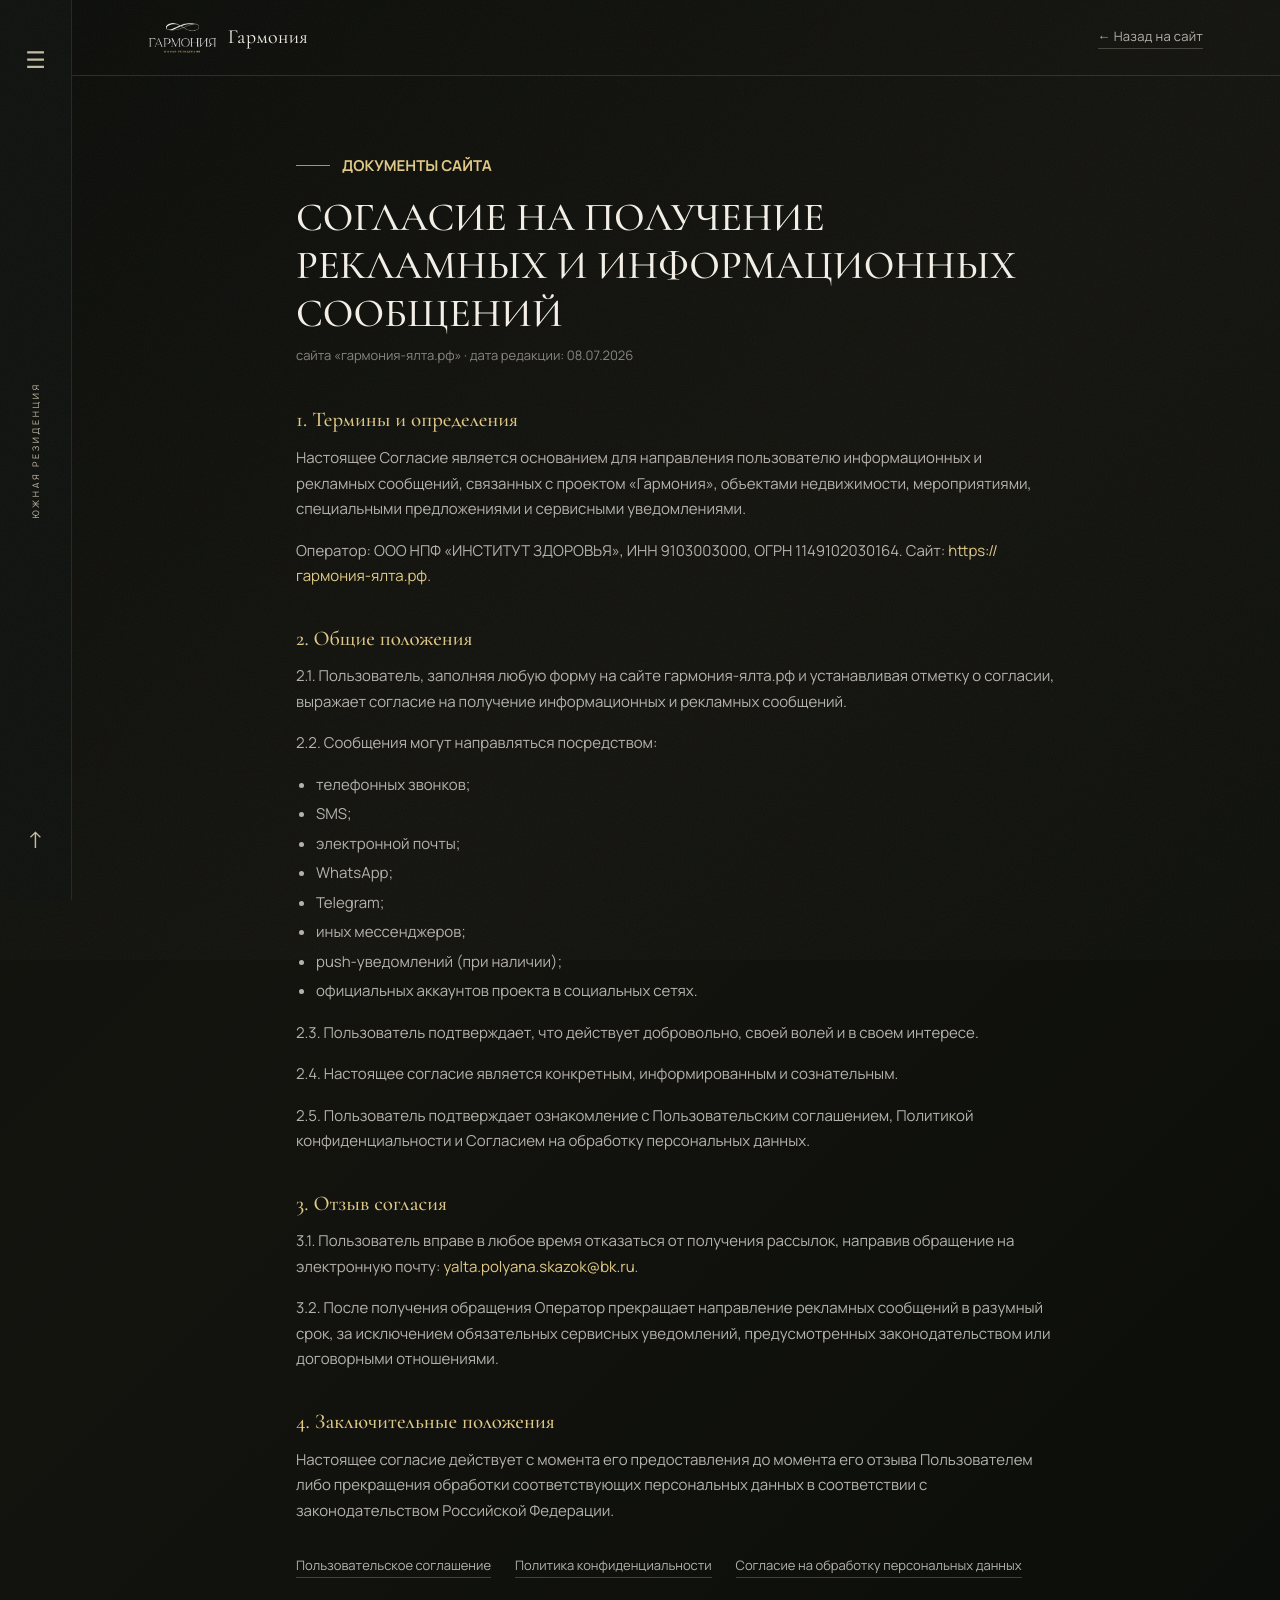
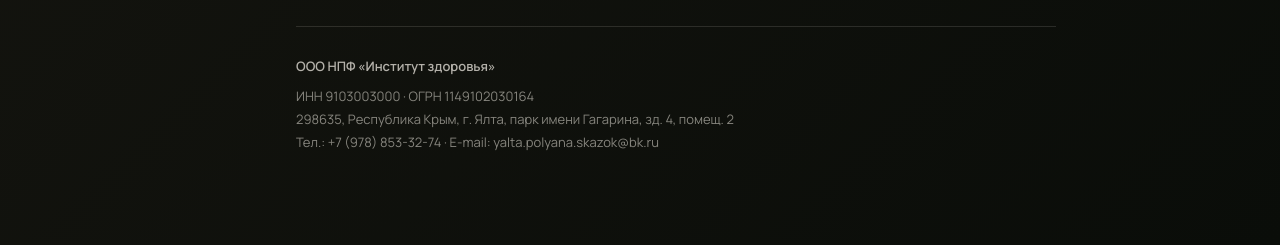
<file: docs/marketing-consent.html>
<!doctype html>
<html lang="ru">
<head>
  <meta charset="utf-8">
  <meta name="viewport" content="width=device-width, initial-scale=1">
  <title>Согласие на получение рекламных сообщений — Гармония</title>
  <meta name="description" content="Согласие на получение рекламных и информационных сообщений сайта «гармония-ялта.рф».">
  <meta name="robots" content="noindex, follow">
  <meta name="theme-color" content="#080907">
  <link rel="icon" href="../assets/brand/favicon.ico" sizes="any">
  <link rel="stylesheet" href="../styles.css?v=20260708-11">
  <link rel="stylesheet" href="legal.css?v=20261015-1">
</head>
<body class="legal-with-rail"><aside class="legal-rail" aria-label="Боковая панель"><a href="../index.html" aria-label="Открыть основной сайт">☰</a><span>Южная резиденция</span><a href="#" aria-label="Вернуться наверх">↑</a></aside>
  <div class="grain" aria-hidden="true"></div>

  <header class="legal-header">
    <a class="legal-header__brand" href="../index.html#hero">
      <img src="../assets/brand/logo-harmony-south.png" alt="Гармония">
      Гармония
    </a>
    <a class="legal-header__back" href="../index.html">← Назад на сайт</a>
  </header>

  <main class="legal-main">
    <p class="kicker">Документы сайта</p>
    <h1>Согласие на получение рекламных и информационных сообщений</h1>
    <p class="legal-date">сайта «гармония-ялта.рф» · дата редакции: 08.07.2026</p>

    <h2>1. Термины и определения</h2>
    <p>Настоящее Согласие является основанием для направления пользователю информационных и рекламных сообщений, связанных с проектом «Гармония», объектами недвижимости, мероприятиями, специальными предложениями и сервисными уведомлениями.</p>
    <p>Оператор: ООО НПФ «ИНСТИТУТ ЗДОРОВЬЯ», ИНН 9103003000, ОГРН 1149102030164. Сайт: <a href="https://гармония-ялта.рф">https://гармония-ялта.рф</a>.</p>

    <h2>2. Общие положения</h2>
    <p>2.1. Пользователь, заполняя любую форму на сайте гармония-ялта.рф и устанавливая отметку о согласии, выражает согласие на получение информационных и рекламных сообщений.</p>
    <p>2.2. Сообщения могут направляться посредством:</p>
    <ul>
      <li>телефонных звонков;</li>
      <li>SMS;</li>
      <li>электронной почты;</li>
      <li>WhatsApp;</li>
      <li>Telegram;</li>
      <li>иных мессенджеров;</li>
      <li>push-уведомлений (при наличии);</li>
      <li>официальных аккаунтов проекта в социальных сетях.</li>
    </ul>
    <p>2.3. Пользователь подтверждает, что действует добровольно, своей волей и в своем интересе.</p>
    <p>2.4. Настоящее согласие является конкретным, информированным и сознательным.</p>
    <p>2.5. Пользователь подтверждает ознакомление с Пользовательским соглашением, Политикой конфиденциальности и Согласием на обработку персональных данных.</p>

    <h2>3. Отзыв согласия</h2>
    <p>3.1. Пользователь вправе в любое время отказаться от получения рассылок, направив обращение на электронную почту: <a href="mailto:yalta.polyana.skazok@bk.ru">yalta.polyana.skazok@bk.ru</a>.</p>
    <p>3.2. После получения обращения Оператор прекращает направление рекламных сообщений в разумный срок, за исключением обязательных сервисных уведомлений, предусмотренных законодательством или договорными отношениями.</p>

    <h2>4. Заключительные положения</h2>
    <p>Настоящее согласие действует с момента его предоставления до момента его отзыва Пользователем либо прекращения обработки соответствующих персональных данных в соответствии с законодательством Российской Федерации.</p>

    <div class="legal-related">
      <a href="user-agreement.html">Пользовательское соглашение</a>
      <a href="privacy-policy.html">Политика конфиденциальности</a>
      <a href="personal-data-consent.html">Согласие на обработку персональных данных</a>
    </div>

    <div class="legal-requisites">
      <strong>ООО НПФ «Институт здоровья»</strong>
      ИНН 9103003000 · ОГРН 1149102030164<br>
      298635, Республика Крым, г. Ялта, парк имени Гагарина, зд. 4, помещ. 2<br>
      Тел.: +7 (978) 853-32-74 · E-mail: yalta.polyana.skazok@bk.ru
    </div>
  </main>
  <script defer src="https://crm.harmony-yalta.ru/assets/site-connector.js?v=1.3.2" data-crm-connector="sc_e0f7fbafed3ffe762cc0d7560b20b90c" data-crm-consent="implicit" data-crm-consent-cookie="crm_analytics_consent"></script>
</body>
</html>
</file>
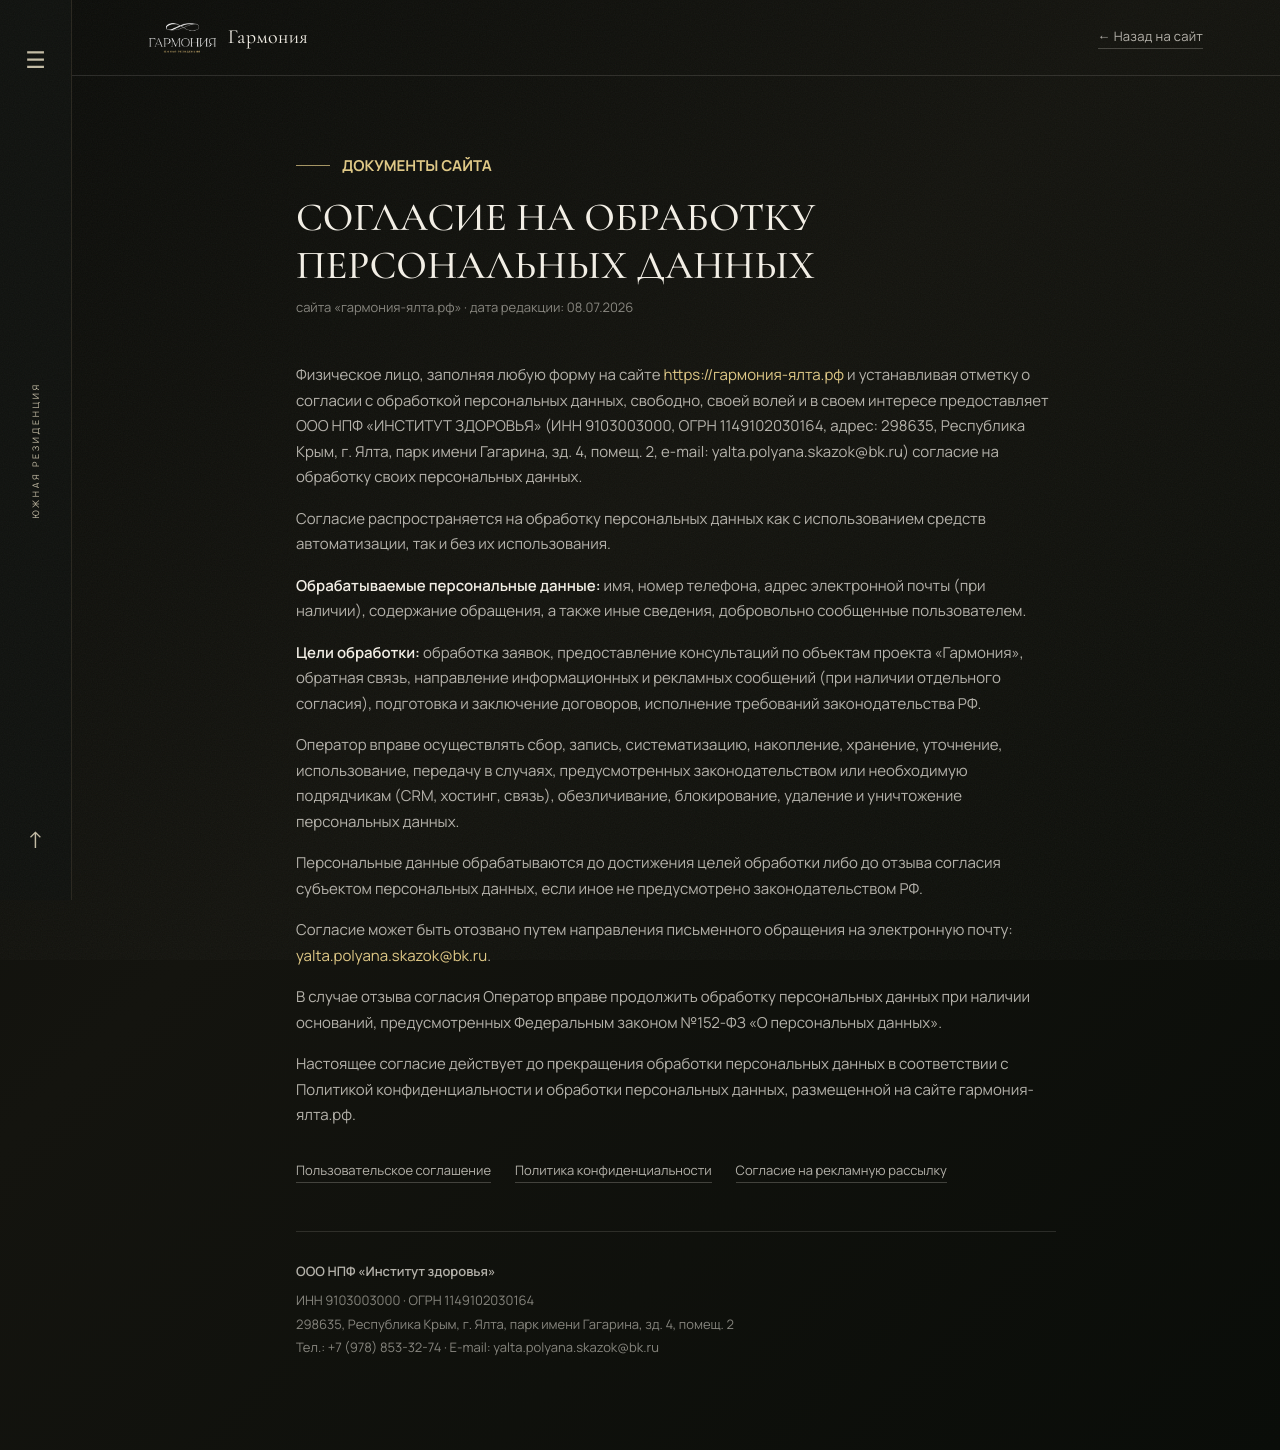
<file: docs/personal-data-consent.html>
<!doctype html>
<html lang="ru">
<head>
  <meta charset="utf-8">
  <meta name="viewport" content="width=device-width, initial-scale=1">
  <title>Согласие на обработку персональных данных — Гармония</title>
  <meta name="description" content="Согласие на обработку персональных данных сайта «гармония-ялта.рф».">
  <meta name="robots" content="noindex, follow">
  <meta name="theme-color" content="#080907">
  <link rel="icon" href="../assets/brand/favicon.ico" sizes="any">
  <link rel="stylesheet" href="../styles.css?v=20260708-11">
  <link rel="stylesheet" href="legal.css?v=20261015-1">
</head>
<body class="legal-with-rail"><aside class="legal-rail" aria-label="Боковая панель"><a href="../index.html" aria-label="Открыть основной сайт">☰</a><span>Южная резиденция</span><a href="#" aria-label="Вернуться наверх">↑</a></aside>
  <div class="grain" aria-hidden="true"></div>

  <header class="legal-header">
    <a class="legal-header__brand" href="../index.html#hero">
      <img src="../assets/brand/logo-harmony-south.png" alt="Гармония">
      Гармония
    </a>
    <a class="legal-header__back" href="../index.html">← Назад на сайт</a>
  </header>

  <main class="legal-main">
    <p class="kicker">Документы сайта</p>
    <h1>Согласие на обработку персональных данных</h1>
    <p class="legal-date">сайта «гармония-ялта.рф» · дата редакции: 08.07.2026</p>

    <p>Физическое лицо, заполняя любую форму на сайте <a href="https://гармония-ялта.рф">https://гармония-ялта.рф</a> и устанавливая отметку о согласии с обработкой персональных данных, свободно, своей волей и в своем интересе предоставляет ООО НПФ «ИНСТИТУТ ЗДОРОВЬЯ» (ИНН 9103003000, ОГРН 1149102030164, адрес: 298635, Республика Крым, г. Ялта, парк имени Гагарина, зд. 4, помещ. 2, e-mail: yalta.polyana.skazok@bk.ru) согласие на обработку своих персональных данных.</p>

    <p>Согласие распространяется на обработку персональных данных как с использованием средств автоматизации, так и без их использования.</p>

    <p><strong>Обрабатываемые персональные данные:</strong> имя, номер телефона, адрес электронной почты (при наличии), содержание обращения, а также иные сведения, добровольно сообщенные пользователем.</p>

    <p><strong>Цели обработки:</strong> обработка заявок, предоставление консультаций по объектам проекта «Гармония», обратная связь, направление информационных и рекламных сообщений (при наличии отдельного согласия), подготовка и заключение договоров, исполнение требований законодательства РФ.</p>

    <p>Оператор вправе осуществлять сбор, запись, систематизацию, накопление, хранение, уточнение, использование, передачу в случаях, предусмотренных законодательством или необходимую подрядчикам (CRM, хостинг, связь), обезличивание, блокирование, удаление и уничтожение персональных данных.</p>

    <p>Персональные данные обрабатываются до достижения целей обработки либо до отзыва согласия субъектом персональных данных, если иное не предусмотрено законодательством РФ.</p>

    <p>Согласие может быть отозвано путем направления письменного обращения на электронную почту: <a href="mailto:yalta.polyana.skazok@bk.ru">yalta.polyana.skazok@bk.ru</a>.</p>

    <p>В случае отзыва согласия Оператор вправе продолжить обработку персональных данных при наличии оснований, предусмотренных Федеральным законом №152-ФЗ «О персональных данных».</p>

    <p>Настоящее согласие действует до прекращения обработки персональных данных в соответствии с Политикой конфиденциальности и обработки персональных данных, размещенной на сайте гармония-ялта.рф.</p>

    <div class="legal-related">
      <a href="user-agreement.html">Пользовательское соглашение</a>
      <a href="privacy-policy.html">Политика конфиденциальности</a>
      <a href="marketing-consent.html">Согласие на рекламную рассылку</a>
    </div>

    <div class="legal-requisites">
      <strong>ООО НПФ «Институт здоровья»</strong>
      ИНН 9103003000 · ОГРН 1149102030164<br>
      298635, Республика Крым, г. Ялта, парк имени Гагарина, зд. 4, помещ. 2<br>
      Тел.: +7 (978) 853-32-74 · E-mail: yalta.polyana.skazok@bk.ru
    </div>
  </main>
  <script defer src="https://crm.harmony-yalta.ru/assets/site-connector.js?v=1.3.2" data-crm-connector="sc_e0f7fbafed3ffe762cc0d7560b20b90c" data-crm-consent="implicit" data-crm-consent-cookie="crm_analytics_consent"></script>
</body>
</html>
</file>
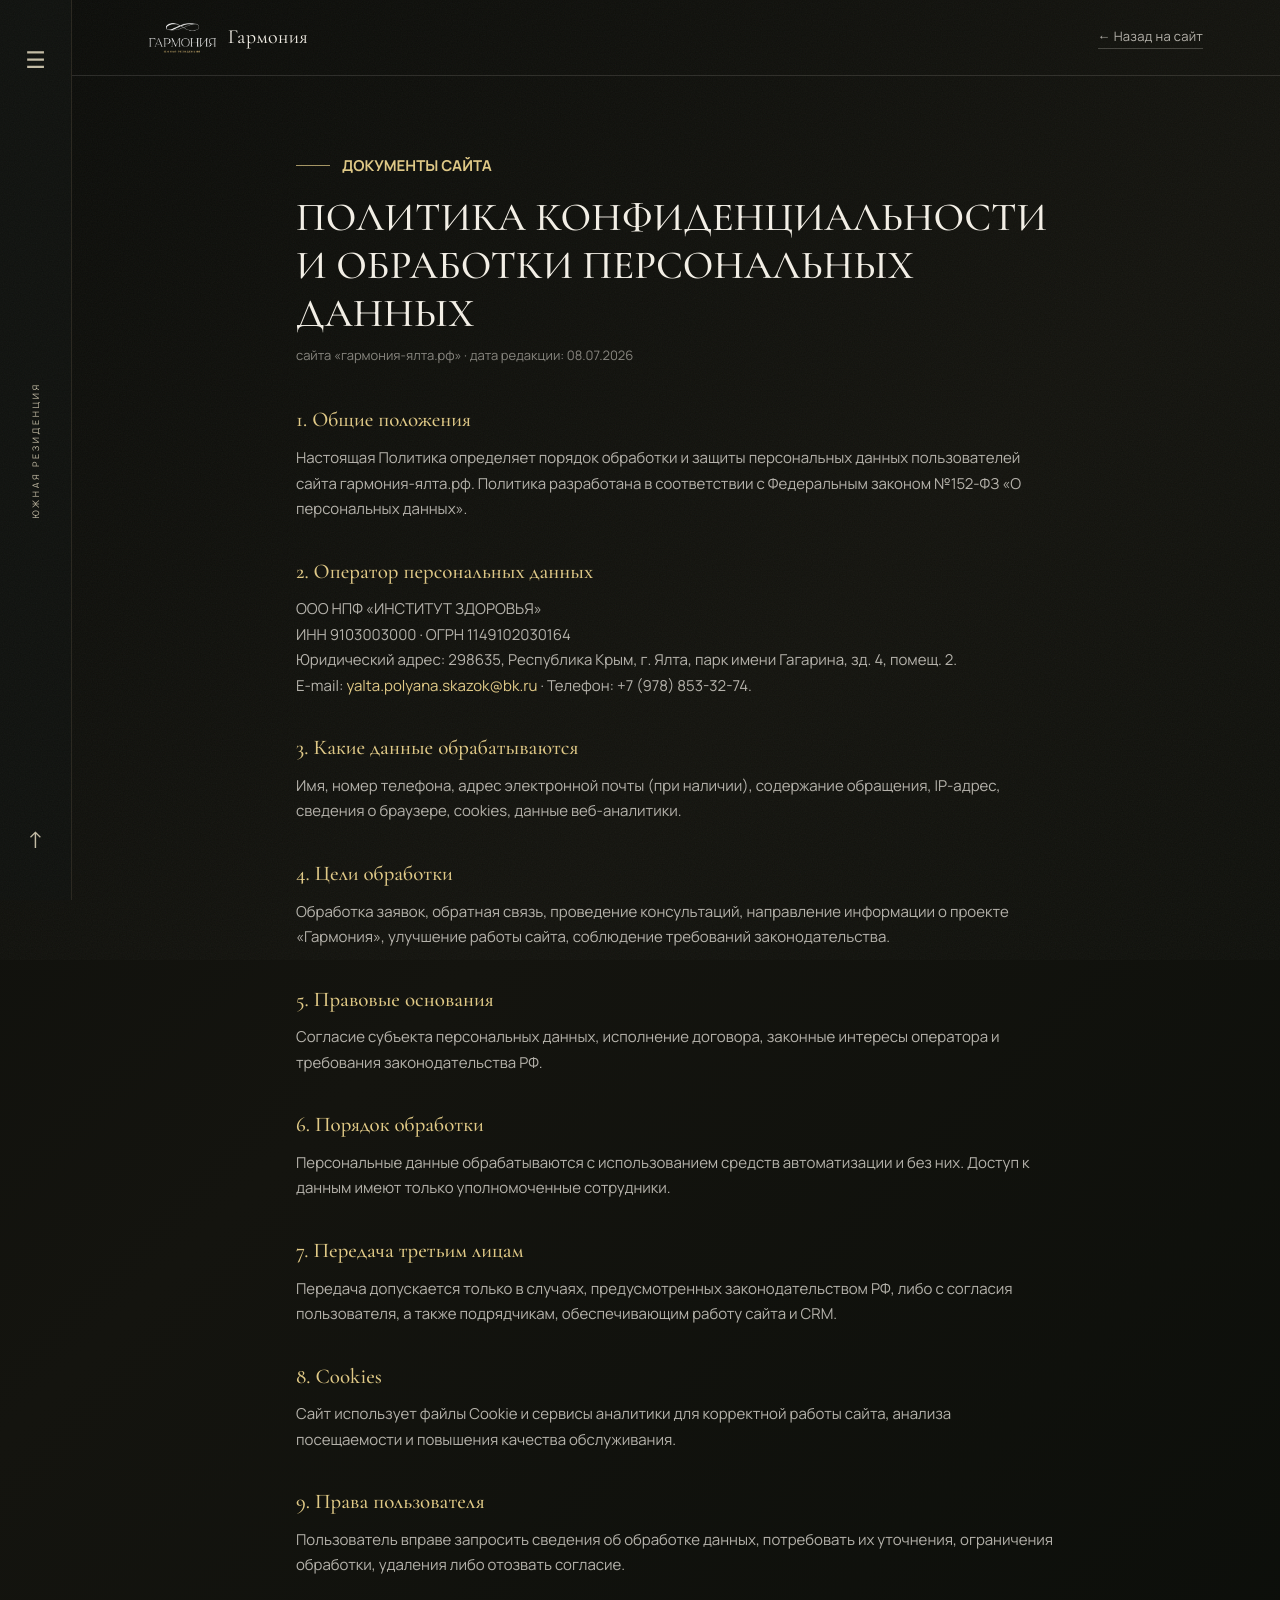
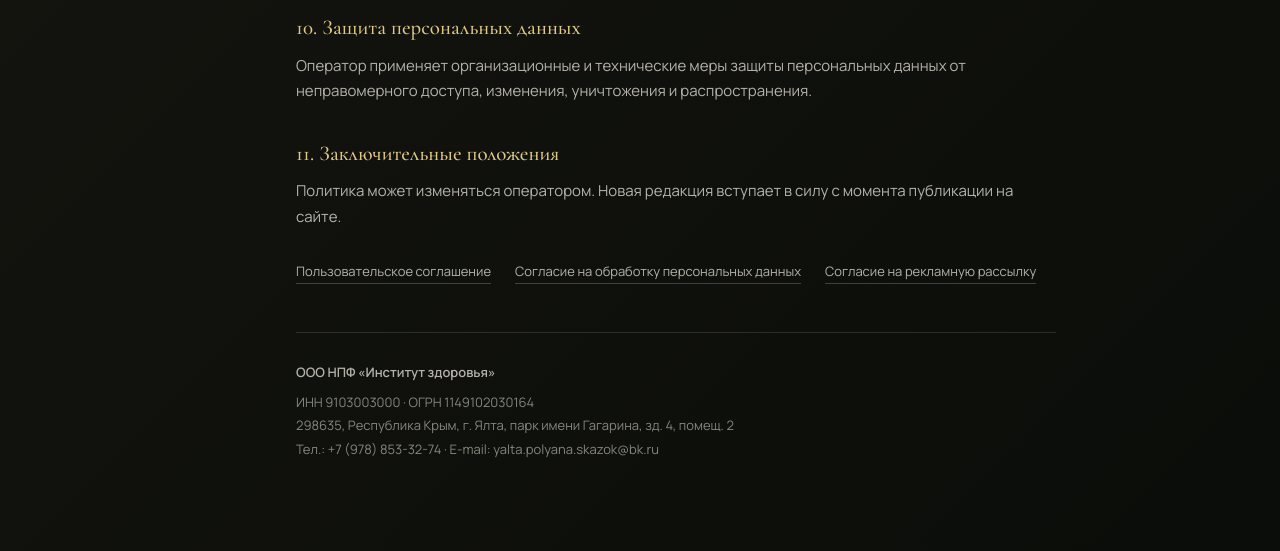
<file: docs/privacy-policy.html>
<!doctype html>
<html lang="ru">
<head>
  <meta charset="utf-8">
  <meta name="viewport" content="width=device-width, initial-scale=1">
  <title>Политика конфиденциальности — Гармония</title>
  <meta name="description" content="Политика конфиденциальности и обработки персональных данных сайта «гармония-ялта.рф».">
  <meta name="robots" content="noindex, follow">
  <meta name="theme-color" content="#080907">
  <link rel="icon" href="../assets/brand/favicon.ico" sizes="any">
  <link rel="stylesheet" href="../styles.css?v=20260708-11">
  <link rel="stylesheet" href="legal.css?v=20261015-1">
</head>
<body class="legal-with-rail"><aside class="legal-rail" aria-label="Боковая панель"><a href="../index.html" aria-label="Открыть основной сайт">☰</a><span>Южная резиденция</span><a href="#" aria-label="Вернуться наверх">↑</a></aside>
  <div class="grain" aria-hidden="true"></div>

  <header class="legal-header">
    <a class="legal-header__brand" href="../index.html#hero">
      <img src="../assets/brand/logo-harmony-south.png" alt="Гармония">
      Гармония
    </a>
    <a class="legal-header__back" href="../index.html">← Назад на сайт</a>
  </header>

  <main class="legal-main">
    <p class="kicker">Документы сайта</p>
    <h1>Политика конфиденциальности и обработки персональных данных</h1>
    <p class="legal-date">сайта «гармония-ялта.рф» · дата редакции: 08.07.2026</p>

    <h2>1. Общие положения</h2>
    <p>Настоящая Политика определяет порядок обработки и защиты персональных данных пользователей сайта гармония-ялта.рф. Политика разработана в соответствии с Федеральным законом №152-ФЗ «О персональных данных».</p>

    <h2>2. Оператор персональных данных</h2>
    <p>ООО НПФ «ИНСТИТУТ ЗДОРОВЬЯ»<br>
    ИНН 9103003000 · ОГРН 1149102030164<br>
    Юридический адрес: 298635, Республика Крым, г. Ялта, парк имени Гагарина, зд. 4, помещ. 2.<br>
    E-mail: <a href="mailto:yalta.polyana.skazok@bk.ru">yalta.polyana.skazok@bk.ru</a> · Телефон: +7 (978) 853-32-74.</p>

    <h2>3. Какие данные обрабатываются</h2>
    <p>Имя, номер телефона, адрес электронной почты (при наличии), содержание обращения, IP-адрес, сведения о браузере, cookies, данные веб-аналитики.</p>

    <h2>4. Цели обработки</h2>
    <p>Обработка заявок, обратная связь, проведение консультаций, направление информации о проекте «Гармония», улучшение работы сайта, соблюдение требований законодательства.</p>

    <h2>5. Правовые основания</h2>
    <p>Согласие субъекта персональных данных, исполнение договора, законные интересы оператора и требования законодательства РФ.</p>

    <h2>6. Порядок обработки</h2>
    <p>Персональные данные обрабатываются с использованием средств автоматизации и без них. Доступ к данным имеют только уполномоченные сотрудники.</p>

    <h2>7. Передача третьим лицам</h2>
    <p>Передача допускается только в случаях, предусмотренных законодательством РФ, либо с согласия пользователя, а также подрядчикам, обеспечивающим работу сайта и CRM.</p>

    <h2>8. Cookies</h2>
    <p>Сайт использует файлы Cookie и сервисы аналитики для корректной работы сайта, анализа посещаемости и повышения качества обслуживания.</p>

    <h2>9. Права пользователя</h2>
    <p>Пользователь вправе запросить сведения об обработке данных, потребовать их уточнения, ограничения обработки, удаления либо отозвать согласие.</p>

    <h2>10. Защита персональных данных</h2>
    <p>Оператор применяет организационные и технические меры защиты персональных данных от неправомерного доступа, изменения, уничтожения и распространения.</p>

    <h2>11. Заключительные положения</h2>
    <p>Политика может изменяться оператором. Новая редакция вступает в силу с момента публикации на сайте.</p>

    <div class="legal-related">
      <a href="user-agreement.html">Пользовательское соглашение</a>
      <a href="personal-data-consent.html">Согласие на обработку персональных данных</a>
      <a href="marketing-consent.html">Согласие на рекламную рассылку</a>
    </div>

    <div class="legal-requisites">
      <strong>ООО НПФ «Институт здоровья»</strong>
      ИНН 9103003000 · ОГРН 1149102030164<br>
      298635, Республика Крым, г. Ялта, парк имени Гагарина, зд. 4, помещ. 2<br>
      Тел.: +7 (978) 853-32-74 · E-mail: yalta.polyana.skazok@bk.ru
    </div>
  </main>
  <script defer src="https://crm.harmony-yalta.ru/assets/site-connector.js?v=1.3.2" data-crm-connector="sc_e0f7fbafed3ffe762cc0d7560b20b90c" data-crm-consent="implicit" data-crm-consent-cookie="crm_analytics_consent"></script>
</body>
</html>
</file>
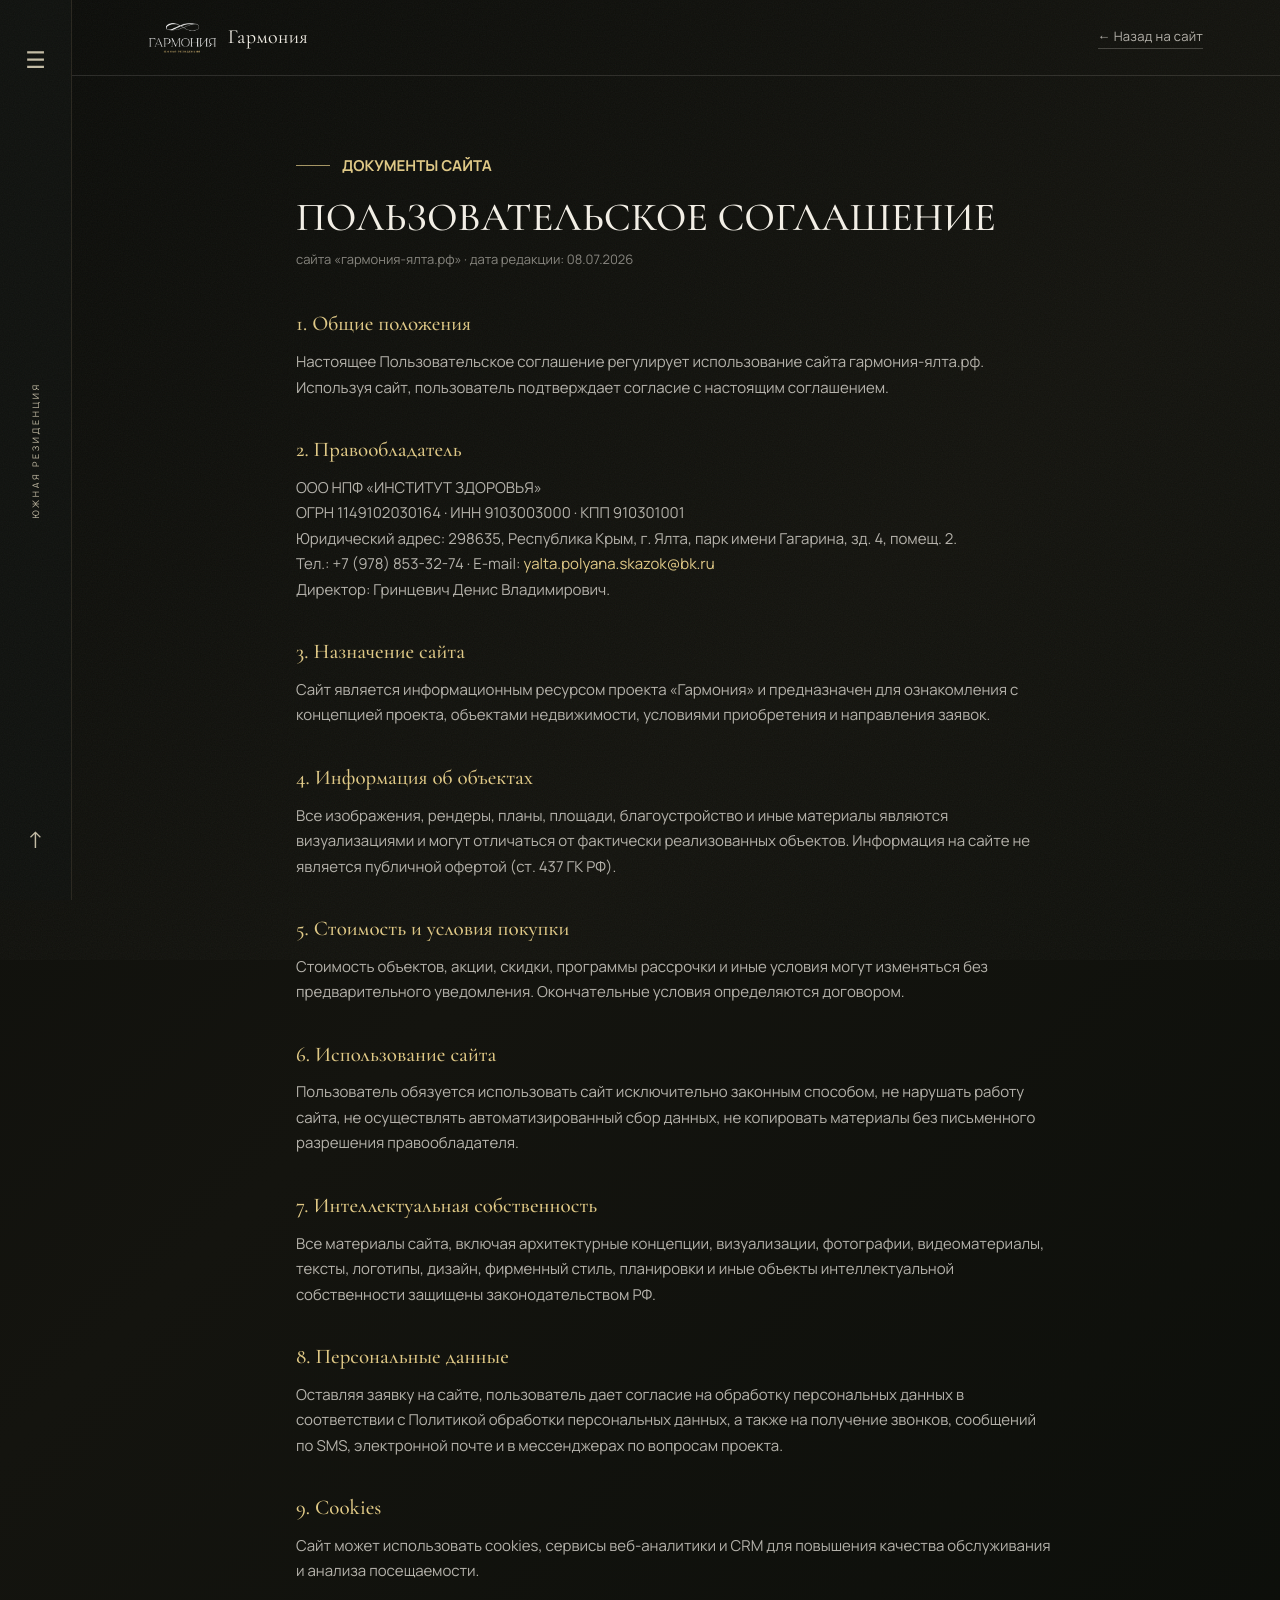
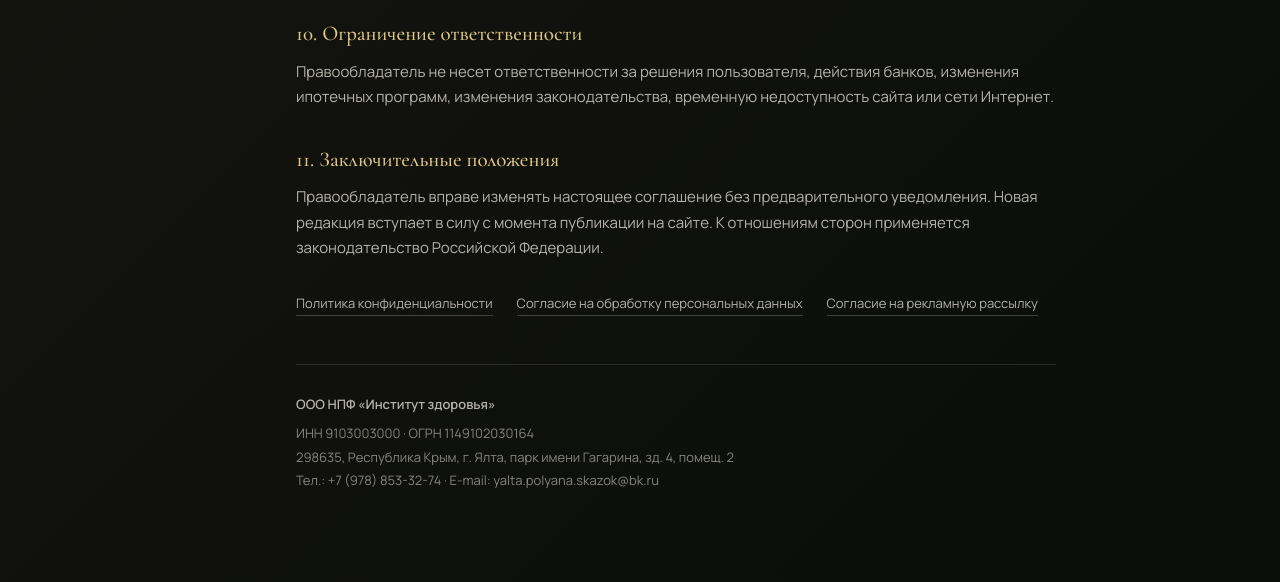
<file: docs/user-agreement.html>
<!doctype html>
<html lang="ru">
<head>
  <meta charset="utf-8">
  <meta name="viewport" content="width=device-width, initial-scale=1">
  <title>Пользовательское соглашение — Гармония</title>
  <meta name="description" content="Пользовательское соглашение сайта «гармония-ялта.рф».">
  <meta name="robots" content="noindex, follow">
  <meta name="theme-color" content="#080907">
  <link rel="icon" href="../assets/brand/favicon.ico" sizes="any">
  <link rel="stylesheet" href="../styles.css?v=20260708-11">
  <link rel="stylesheet" href="legal.css?v=20261015-1">
</head>
<body class="legal-with-rail"><aside class="legal-rail" aria-label="Боковая панель"><a href="../index.html" aria-label="Открыть основной сайт">☰</a><span>Южная резиденция</span><a href="#" aria-label="Вернуться наверх">↑</a></aside>
  <div class="grain" aria-hidden="true"></div>

  <header class="legal-header">
    <a class="legal-header__brand" href="../index.html#hero">
      <img src="../assets/brand/logo-harmony-south.png" alt="Гармония">
      Гармония
    </a>
    <a class="legal-header__back" href="../index.html">← Назад на сайт</a>
  </header>

  <main class="legal-main">
    <p class="kicker">Документы сайта</p>
    <h1>Пользовательское соглашение</h1>
    <p class="legal-date">сайта «гармония-ялта.рф» · дата редакции: 08.07.2026</p>

    <h2>1. Общие положения</h2>
    <p>Настоящее Пользовательское соглашение регулирует использование сайта гармония-ялта.рф. Используя сайт, пользователь подтверждает согласие с настоящим соглашением.</p>

    <h2>2. Правообладатель</h2>
    <p>ООО НПФ «ИНСТИТУТ ЗДОРОВЬЯ»<br>
    ОГРН 1149102030164 · ИНН 9103003000 · КПП 910301001<br>
    Юридический адрес: 298635, Республика Крым, г. Ялта, парк имени Гагарина, зд. 4, помещ. 2.<br>
    Тел.: +7 (978) 853-32-74 · E-mail: <a href="mailto:yalta.polyana.skazok@bk.ru">yalta.polyana.skazok@bk.ru</a><br>
    Директор: Гринцевич Денис Владимирович.</p>

    <h2>3. Назначение сайта</h2>
    <p>Сайт является информационным ресурсом проекта «Гармония» и предназначен для ознакомления с концепцией проекта, объектами недвижимости, условиями приобретения и направления заявок.</p>

    <h2>4. Информация об объектах</h2>
    <p>Все изображения, рендеры, планы, площади, благоустройство и иные материалы являются визуализациями и могут отличаться от фактически реализованных объектов. Информация на сайте не является публичной офертой (ст. 437 ГК РФ).</p>

    <h2>5. Стоимость и условия покупки</h2>
    <p>Стоимость объектов, акции, скидки, программы рассрочки и иные условия могут изменяться без предварительного уведомления. Окончательные условия определяются договором.</p>

    <h2>6. Использование сайта</h2>
    <p>Пользователь обязуется использовать сайт исключительно законным способом, не нарушать работу сайта, не осуществлять автоматизированный сбор данных, не копировать материалы без письменного разрешения правообладателя.</p>

    <h2>7. Интеллектуальная собственность</h2>
    <p>Все материалы сайта, включая архитектурные концепции, визуализации, фотографии, видеоматериалы, тексты, логотипы, дизайн, фирменный стиль, планировки и иные объекты интеллектуальной собственности защищены законодательством РФ.</p>

    <h2>8. Персональные данные</h2>
    <p>Оставляя заявку на сайте, пользователь дает согласие на обработку персональных данных в соответствии с Политикой обработки персональных данных, а также на получение звонков, сообщений по SMS, электронной почте и в мессенджерах по вопросам проекта.</p>

    <h2>9. Cookies</h2>
    <p>Сайт может использовать cookies, сервисы веб-аналитики и CRM для повышения качества обслуживания и анализа посещаемости.</p>

    <h2>10. Ограничение ответственности</h2>
    <p>Правообладатель не несет ответственности за решения пользователя, действия банков, изменения ипотечных программ, изменения законодательства, временную недоступность сайта или сети Интернет.</p>

    <h2>11. Заключительные положения</h2>
    <p>Правообладатель вправе изменять настоящее соглашение без предварительного уведомления. Новая редакция вступает в силу с момента публикации на сайте. К отношениям сторон применяется законодательство Российской Федерации.</p>

    <div class="legal-related">
      <a href="privacy-policy.html">Политика конфиденциальности</a>
      <a href="personal-data-consent.html">Согласие на обработку персональных данных</a>
      <a href="marketing-consent.html">Согласие на рекламную рассылку</a>
    </div>

    <div class="legal-requisites">
      <strong>ООО НПФ «Институт здоровья»</strong>
      ИНН 9103003000 · ОГРН 1149102030164<br>
      298635, Республика Крым, г. Ялта, парк имени Гагарина, зд. 4, помещ. 2<br>
      Тел.: +7 (978) 853-32-74 · E-mail: yalta.polyana.skazok@bk.ru
    </div>
  </main>
  <script defer src="https://crm.harmony-yalta.ru/assets/site-connector.js?v=1.3.2" data-crm-connector="sc_e0f7fbafed3ffe762cc0d7560b20b90c" data-crm-consent="implicit" data-crm-consent-cookie="crm_analytics_consent"></script>
</body>
</html>
</file>
<file: styles.css>
@charset "utf-8";

@font-face {
  font-family: "Manrope Var";
  font-style: normal;
  font-weight: 400 800;
  font-display: swap;
  src: url("assets/fonts/manrope-var-latin.woff2") format("woff2");
  unicode-range: U+0000-00FF, U+0131, U+0152-0153, U+02BB-02BC, U+02C6, U+02DA, U+02DC, U+2000-206F, U+2074, U+20AC, U+2122, U+2191, U+2193, U+2212, U+2215, U+FEFF, U+FFFD;
}

@font-face {
  font-family: "Manrope Var";
  font-style: normal;
  font-weight: 400 800;
  font-display: swap;
  src: url("assets/fonts/manrope-var-cyrillic.woff2") format("woff2");
  unicode-range: U+0301, U+0400-045F, U+0490-0491, U+04B0-04B1, U+2116;
}

@font-face {
  font-family: "Manrope Var";
  font-style: normal;
  font-weight: 400 800;
  font-display: swap;
  src: url("assets/fonts/manrope-var-cyrillic-ext.woff2") format("woff2");
  unicode-range: U+0460-052F, U+1C80-1C88, U+20B4, U+2DE0-2DFF, U+A640-A69F, U+FE2E-FE2F;
}

@font-face {
  font-family: "Cormorant Garamond Var";
  font-style: normal;
  font-weight: 400 600;
  font-display: swap;
  src: url("assets/fonts/cormorant-garamond-var-latin.woff2") format("woff2");
  unicode-range: U+0000-00FF, U+0131, U+0152-0153, U+02BB-02BC, U+02C6, U+02DA, U+02DC, U+2000-206F, U+2074, U+20AC, U+2122, U+2191, U+2193, U+2212, U+2215, U+FEFF, U+FFFD;
}

@font-face {
  font-family: "Cormorant Garamond Var";
  font-style: normal;
  font-weight: 400 600;
  font-display: swap;
  src: url("assets/fonts/cormorant-garamond-var-cyrillic.woff2") format("woff2");
  unicode-range: U+0301, U+0400-045F, U+0490-0491, U+04B0-04B1, U+2116;
}

@font-face {
  font-family: "Cormorant Garamond Var";
  font-style: normal;
  font-weight: 400 600;
  font-display: swap;
  src: url("assets/fonts/cormorant-garamond-var-cyrillic-ext.woff2") format("woff2");
  unicode-range: U+0460-052F, U+1C80-1C88, U+20B4, U+2DE0-2DFF, U+A640-A69F, U+FE2E-FE2F;
}

:root {
  --bg: #10110d;
  --bg-deep: #080907;
  --surface: rgba(246, 241, 231, .055);
  --surface-strong: rgba(246, 241, 231, .095);
  --ink: #f4f0e7;
  --ink-soft: rgba(244, 240, 231, .72);
  --ink-muted: rgba(244, 240, 231, .52);
  --line: rgba(244, 240, 231, .13);
  --line-strong: rgba(244, 240, 231, .22);
  --gold: #c7a86a;
  --gold-bright: #e0c986;
  --green: #6d775e;
  --stone: #b7b0a2;
  --shadow: 0 24px 64px rgba(0, 0, 0, .42);
  --ease: cubic-bezier(.22, 1, .36, 1);
  --sans: "Manrope Var", Inter, "Segoe UI", Arial, Helvetica, sans-serif;
  --serif: "Cormorant Garamond Var", "Times New Roman", Georgia, serif;
  --container: min(1500px, calc(100vw - clamp(32px, 7vw, 120px)));
  --header-h: 74px;
  --cursor-x: 50%;
  --cursor-y: 50%;
}

* {
  box-sizing: border-box;
}

html {
  scroll-behavior: smooth;
  background: var(--bg);
}

body {
  margin: 0;
  min-width: 320px;
  color: var(--ink);
  background:
    linear-gradient(135deg, #0c0d0a 0%, #14140f 42%, #0a0d09 100%);
  font-family: var(--sans);
  line-height: 1.55;
  overflow-x: hidden;
  text-rendering: geometricPrecision;
  -webkit-font-smoothing: antialiased;
}

body::before {
  content: "";
  position: fixed;
  inset: 0;
  z-index: -1;
  pointer-events: none;
  opacity: .34;
  background:
    linear-gradient(120deg, rgba(199, 168, 106, .06), transparent 36%, rgba(109, 119, 94, .07) 70%, transparent),
    repeating-linear-gradient(90deg, rgba(255, 255, 255, .018) 0 1px, transparent 1px 84px),
    repeating-linear-gradient(0deg, rgba(255, 255, 255, .014) 0 1px, transparent 1px 84px);
}

.grain {
  position: fixed;
  inset: -60px;
  z-index: 500;
  pointer-events: none;
  opacity: .045;
  /* No mix-blend-mode: blending a full-viewport layer against everything
     beneath it forces the compositor to re-evaluate on every scroll/paint,
     which is a real jank source. Plain low-opacity noise reads almost the
     same against this dark palette without that cost. */
  background-image: url("data:image/svg+xml,%3Csvg xmlns='http://www.w3.org/2000/svg' width='180' height='180'%3E%3Cfilter id='n'%3E%3CfeTurbulence type='fractalNoise' baseFrequency='0.82' numOctaves='2' stitchTiles='stitch'/%3E%3C/filter%3E%3Crect width='100%25' height='100%25' filter='url(%23n)'/%3E%3C/svg%3E");
  animation: grainShift 1.1s steps(4) infinite;
}

@keyframes grainShift {
  0% { transform: translate3d(0, 0, 0); }
  25% { transform: translate3d(-2%, 2%, 0); }
  50% { transform: translate3d(2%, -1%, 0); }
  75% { transform: translate3d(-1%, -2%, 0); }
  100% { transform: translate3d(0, 0, 0); }
}

.cursor-dot,
.cursor-ring {
  position: fixed;
  top: 0;
  left: 0;
  z-index: 400;
  pointer-events: none;
  border-radius: 50%;
  transform: translate3d(-50%, -50%, 0);
  opacity: 0;
  transition: opacity .3s ease;
}

.cursor-dot {
  width: 5px;
  height: 5px;
  background: var(--gold-bright);
}

.cursor-ring {
  width: 28px;
  height: 28px;
  border: 1px solid rgba(224, 201, 134, .55);
  transition: opacity .3s ease, width .3s var(--ease), height .3s var(--ease), border-color .3s ease, background .3s ease;
}

body.has-cursor .cursor-dot,
body.has-cursor .cursor-ring {
  opacity: 1;
}

body.has-cursor.cursor-hover .cursor-ring {
  width: 46px;
  height: 46px;
  border-color: rgba(224, 201, 134, .85);
  background: rgba(224, 201, 134, .07);
}

body.has-cursor.cursor-hover .cursor-dot {
  opacity: 0;
}

body.has-cursor,
body.has-cursor a,
body.has-cursor button {
  cursor: none;
}

.magnetic {
  will-change: transform;
}

.scroll-progress {
  position: absolute;
  left: 0;
  right: 0;
  bottom: -1px;
  height: 2px;
  background: rgba(244, 240, 231, .06);
}

.scroll-progress span {
  display: block;
  height: 100%;
  width: 0%;
  background: linear-gradient(90deg, var(--gold), var(--gold-bright));
}

.dot-nav {
  position: fixed;
  right: clamp(16px, 2.4vw, 30px);
  top: 50%;
  z-index: 80;
  display: flex;
  flex-direction: column;
  align-items: center;
  gap: 15px;
  transform: translateY(-50%);
}

.dot-nav button {
  position: relative;
  width: 8px;
  height: 8px;
  padding: 0;
  border: 1px solid rgba(244, 240, 231, .38);
  border-radius: 50%;
  background: transparent;
  transition: transform .3s var(--ease), background .3s ease, border-color .3s ease;
}

.dot-nav button:hover,
.dot-nav button:focus-visible {
  border-color: var(--gold-bright);
  transform: scale(1.35);
}

.dot-nav button.is-active {
  background: var(--gold-bright);
  border-color: var(--gold-bright);
  transform: scale(1.5);
}

.dot-nav__tooltip {
  position: absolute;
  right: 20px;
  top: 50%;
  transform: translateY(-50%) translateX(6px);
  padding: 6px 12px;
  border: 1px solid var(--line);
  border-radius: 6px;
  background: rgba(8, 9, 7, .88);
  backdrop-filter: blur(12px);
  color: var(--ink-soft);
  font-size: 11px;
  font-weight: 650;
  letter-spacing: .04em;
  text-transform: uppercase;
  white-space: nowrap;
  opacity: 0;
  pointer-events: none;
  transition: opacity .25s ease, transform .25s ease;
}

.dot-nav button:hover .dot-nav__tooltip,
.dot-nav button:focus-visible .dot-nav__tooltip {
  opacity: 1;
  transform: translateY(-50%) translateX(0);
}

.marquee {
  overflow: hidden;
  padding: clamp(14px, 2.4vw, 22px) 0;
  border-block: 1px solid var(--line);
  background: var(--bg-deep);
}

.marquee__track {
  display: flex;
  width: max-content;
  animation: marqueeScroll 32s linear infinite;
  animation-play-state: paused;
}

.marquee.is-current .marquee__track {
  animation-play-state: running;
}

.marquee:hover .marquee__track {
  animation-play-state: paused;
}

.marquee__group {
  display: flex;
  flex-shrink: 0;
  align-items: center;
  gap: clamp(20px, 2.6vw, 34px);
  padding-right: clamp(20px, 2.6vw, 34px);
}

.marquee__group span:not(.marquee__dot) {
  font-family: var(--serif);
  font-style: italic;
  font-size: clamp(19px, 2.1vw, 32px);
  color: var(--ink-soft);
  white-space: nowrap;
}

.marquee__dot {
  color: var(--gold-bright);
  font-size: 13px;
}

@keyframes marqueeScroll {
  from { transform: translate3d(0, 0, 0); }
  to { transform: translate3d(-50%, 0, 0); }
}

.scroll-cue {
  position: absolute;
  left: 50%;
  bottom: clamp(22px, 4vh, 40px);
  z-index: 2;
  width: 1px;
  height: 54px;
  background: rgba(244, 240, 231, .22);
  transform: translateX(-50%);
}

.scroll-cue::after {
  content: "";
  position: absolute;
  top: 0;
  left: 50%;
  width: 5px;
  height: 5px;
  margin-left: -2px;
  border-radius: 50%;
  background: var(--gold-bright);
  animation: scrollCue 2.4s ease-in-out infinite;
  animation-play-state: paused;
}

.panel.is-current .scroll-cue::after {
  animation-play-state: running;
}

@keyframes scrollCue {
  0% { top: 0; opacity: 0; }
  15% { opacity: 1; }
  85% { opacity: 1; }
  100% { top: 100%; opacity: 0; }
}

.header-call,
.primary-btn {
  position: relative;
  overflow: hidden;
}

.header-call::before,
.primary-btn::before {
  content: "";
  position: absolute;
  top: 0;
  left: -60%;
  width: 40%;
  height: 100%;
  background: linear-gradient(120deg, transparent, rgba(255, 255, 255, .65), transparent);
  transform: skewX(-18deg);
  transition: left .7s var(--ease);
  pointer-events: none;
}

.header-call:hover::before,
.primary-btn:hover::before {
  left: 130%;
}

.spotlight {
  position: relative;
  overflow: hidden;
  transition: border-color .32s ease, background .32s ease, box-shadow .32s ease, transform .32s ease;
}

.spotlight::after {
  content: "";
  position: absolute;
  inset: 0;
  z-index: 0;
  opacity: 0;
  background: radial-gradient(320px circle at var(--mx, 50%) var(--my, 50%), rgba(224, 201, 134, .3), transparent 72%);
  transition: opacity .4s ease;
}

.spotlight:hover::after {
  opacity: 1;
}

.spotlight:hover {
  border-color: rgba(224, 201, 134, .46);
  box-shadow: 0 18px 48px rgba(0, 0, 0, .24);
  transform: translateY(-2px);
}

.spotlight > * {
  position: relative;
  z-index: 1;
}

.lightbox {
  position: fixed;
  inset: 0;
  z-index: 140;
  display: grid;
  place-items: center;
  padding: clamp(16px, 4vw, 60px);
  opacity: 0;
  pointer-events: none;
  background: rgba(2, 3, 2, .92);
  backdrop-filter: blur(14px);
  transition: opacity .32s ease;
}

.lightbox.is-open {
  opacity: 1;
  pointer-events: auto;
}

.lightbox__img {
  max-width: min(1400px, 100%);
  max-height: 88vh;
  width: auto;
  height: auto;
  margin: 0 auto;
  border-radius: 8px;
  box-shadow: var(--shadow);
  opacity: 0;
  transform: scale(.98);
  transition: opacity .35s var(--ease), transform .35s var(--ease);
}

.lightbox.is-open .lightbox__img {
  opacity: 1;
  transform: scale(1);
}

.lightbox__close,
.lightbox__prev,
.lightbox__next {
  position: fixed;
  z-index: 2;
  width: 48px;
  height: 48px;
  border: 1px solid var(--line-strong);
  border-radius: 6px;
  color: var(--ink);
  font-size: 26px;
  line-height: 1;
  background: rgba(8, 9, 7, .6);
  backdrop-filter: blur(16px);
  transition: transform .25s var(--ease), border-color .25s ease;
}

.lightbox__close:hover,
.lightbox__prev:hover,
.lightbox__next:hover {
  transform: translateY(-2px);
  border-color: var(--gold-bright);
}

.lightbox__close {
  top: 18px;
  right: 18px;
}

.lightbox__prev,
.lightbox__next {
  top: 50%;
  transform: translateY(-50%);
}

.lightbox__prev { left: 18px; }
.lightbox__next { right: 18px; }

.lightbox.is-static .lightbox__prev,
.lightbox.is-static .lightbox__next {
  display: none;
}

.lightbox.is-static .lightbox__img {
  max-width: min(1800px, calc(100vw - 40px));
  max-height: calc(100svh - 48px);
}

.gallery__track figure {
  cursor: zoom-in;
}

body.menu-open,
body.modal-open {
  overflow: hidden;
}

img {
  display: block;
  max-width: 100%;
}

.sr-only {
  position: absolute;
  width: 1px;
  height: 1px;
  margin: -1px;
  padding: 0;
  overflow: hidden;
  clip: rect(0, 0, 0, 0);
  white-space: nowrap;
  border: 0;
}

button,
input {
  font: inherit;
}

button {
  cursor: pointer;
}

a {
  color: inherit;
  text-decoration: none;
}

h1,
h2,
h3,
p {
  margin-top: 0;
}

h1,
h2,
h3 {
  margin-bottom: 0;
  font-family: var(--serif);
  font-weight: 560;
  line-height: 1.02;
  letter-spacing: .001em;
}

h1 {
  max-width: 760px;
  font-size: clamp(34px, 4.8vw, 72px);
  text-transform: uppercase;
}

h2 {
  max-width: 820px;
  font-size: clamp(32px, 3.6vw, 58px);
  line-height: 1.08;
}

h3 {
  font-size: clamp(20px, 1.9vw, 30px);
}

.panel {
  position: relative;
  min-height: 100svh;
  scroll-margin-top: 0;
  overflow: hidden;
  isolation: isolate;
  background:
    linear-gradient(135deg, rgba(255, 255, 255, .018), transparent 34%),
    linear-gradient(160deg, #11120e 0%, #15150f 52%, #0b0e0a 100%);
}

.panel::before {
  content: "";
  position: absolute;
  inset: 0;
  z-index: -1;
  pointer-events: none;
  opacity: .36;
  background:
    radial-gradient(circle at 18% 22%, rgba(199, 168, 106, .11), transparent 26%),
    radial-gradient(circle at 86% 74%, rgba(109, 119, 94, .13), transparent 28%),
    repeating-linear-gradient(90deg, rgba(255, 255, 255, .017) 0 1px, transparent 1px 96px);
}

.site-header {
  position: fixed;
  inset: 0 0 auto;
  z-index: 90;
  height: var(--header-h);
  display: grid;
  grid-template-columns: auto minmax(0, 1fr) auto;
  align-items: center;
  gap: clamp(18px, 2vw, 32px);
  padding: 10px clamp(18px, 4vw, 58px);
  border-bottom: 1px solid rgba(244, 240, 231, .08);
  background: rgba(8, 9, 7, .56);
  transition: height .35s var(--ease), background .35s var(--ease), border-color .35s var(--ease);
}

/* backdrop-filter lives on a pseudo-element (not the header itself) so it
   doesn't establish a containing block for the fixed-position mobile .nav
   overlay, which needs to size against the real viewport, not the header. */
.site-header::before {
  content: "";
  position: absolute;
  inset: 0;
  z-index: -1;
  /* Kept modest: this layer blurs whatever scrolls behind a fixed, always-
     visible header, so its cost is paid continuously, not just on hover. */
  backdrop-filter: blur(8px);
}

.site-header.is-scrolled {
  --header-h: 64px;
  background: rgba(8, 9, 7, .88);
  border-color: rgba(199, 168, 106, .22);
}

.brand {
  display: inline-flex;
  align-items: center;
}

/* Height is derived from --header-h (minus the header's own vertical
   padding, with a little breathing room) so the logo always fits inside
   the header box - in any state - instead of overflowing it. Width is
   auto so the aspect ratio is preserved without distortion. */
.brand img {
  height: calc(var(--header-h) - 28px);
  width: auto;
  max-width: 170px;
  object-fit: contain;
  transition: height .35s var(--ease);
}

.nav {
  display: flex;
  justify-content: center;
  gap: clamp(8px, .9vw, 14px);
  font-size: 9.5px;
  font-weight: 650;
  letter-spacing: 0;
  text-transform: uppercase;
  white-space: nowrap;
}

.nav a {
  position: relative;
  color: rgba(244, 240, 231, .66);
  transition: color .25s ease;
}

.nav a::after {
  content: "";
  position: absolute;
  left: 0;
  right: 0;
  bottom: -8px;
  height: 1px;
  transform: scaleX(0);
  transform-origin: left;
  background: var(--gold);
  transition: transform .3s var(--ease);
}

.nav a:hover,
.nav a.is-active {
  color: var(--ink);
}

.nav a:hover::after,
.nav a.is-active::after {
  transform: scaleX(1);
}

.header-call,
.primary-btn,
.slider-controls button,
.slider-btn,
.text-button {
  min-height: 42px;
  border: 1px solid var(--line-strong);
  border-radius: 6px;
  padding: 0 18px;
  color: var(--ink);
  background: rgba(255, 255, 255, .045);
  transition: transform .25s var(--ease), border-color .25s ease, background .25s ease, color .25s ease;
}

.header-call,
.primary-btn {
  border-color: rgba(224, 201, 134, .58);
  color: #15130d;
  font-weight: 650;
  background: linear-gradient(135deg, #ead68e, #b99352);
  box-shadow: 0 14px 42px rgba(0, 0, 0, .28);
}

.header-call:hover,
.primary-btn:hover,
.slider-controls button:hover,
.slider-btn:hover,
.text-button:hover {
  transform: translateY(-2px);
  border-color: var(--gold-bright);
}

.text-button {
  width: fit-content;
  color: var(--ink);
  background: transparent;
}

.menu-toggle {
  display: none;
  position: fixed;
  top: 16px;
  right: 16px;
  z-index: 110;
  width: 46px;
  height: 46px;
  border: 1px solid rgba(244, 240, 231, .24);
  border-radius: 6px;
  background: rgba(8, 9, 7, .78);
  backdrop-filter: blur(14px);
}

.menu-toggle span {
  display: block;
  width: 18px;
  height: 1px;
  margin: 6px auto;
  background: var(--ink);
}

.kicker {
  display: inline-grid;
  grid-template-columns: 34px auto;
  align-items: center;
  gap: 12px;
  margin: 0 0 18px;
  color: var(--gold-bright);
  font-size: 10px;
  font-weight: 700;
  letter-spacing: 0;
  text-transform: uppercase;
}

.kicker::before {
  content: "";
  height: 1px;
  background: currentColor;
  opacity: .72;
}

.hero {
  display: grid;
  align-items: center;
  padding: calc(var(--header-h) + 34px) clamp(22px, 7vw, 110px) clamp(34px, 7vh, 82px);
}

.hero__bg,
.hero__shade {
  position: absolute;
  inset: 0;
  width: 100%;
  height: 100%;
}

.hero__bg {
  object-fit: cover;
  transform: scale(1.035);
  animation: heroDrift 18s var(--ease) infinite alternate;
  animation-play-state: paused;
}

.panel.is-current .hero__bg {
  animation-play-state: running;
}

.hero__shade {
  background:
    linear-gradient(90deg, rgba(4, 6, 5, .82), rgba(4, 6, 5, .34) 48%, rgba(4, 6, 5, .62)),
    linear-gradient(0deg, rgba(4, 6, 5, .74), transparent 55%, rgba(4, 6, 5, .46));
}

.hero__title {
  position: relative;
  z-index: 1;
  width: 100%;
  display: grid;
  place-items: center;
}

.hero__logo {
  justify-self: center;
  width: clamp(150px, 24vw, 320px);
  margin: 0;
  opacity: .96;
}

.about {
  display: grid;
  grid-template-columns: minmax(0, 1fr);
  align-content: center;
  gap: clamp(28px, 4vh, 56px);
  padding: calc(var(--header-h) + 46px) clamp(22px, 6vw, 90px) 56px;
}

.about__top,
.about__bottom {
  width: 100%;
  max-width: var(--container);
  min-width: 0;
  margin: 0 auto;
}

.about__top {
  display: grid;
  grid-template-columns: minmax(0, .86fr) minmax(380px, 1fr);
  gap: clamp(34px, 5vw, 82px);
  align-items: center;
}

.about__copy h2 {
  margin-bottom: 28px;
}

.about__facts {
  display: grid;
  grid-template-columns: repeat(2, minmax(0, 1fr));
  gap: 12px;
}

.about__facts div,
.location__metrics div,
.map__distances div {
  min-height: 118px;
  padding: 20px;
  border: 1px solid var(--line);
  border-radius: 8px;
  background: linear-gradient(145deg, rgba(255, 255, 255, .075), rgba(255, 255, 255, .026));
}

.about__facts strong,
.location__metrics strong,
.map__distances strong {
  display: block;
  margin-bottom: 9px;
  color: var(--gold-bright);
  font-family: var(--serif);
  font-size: clamp(30px, 3.4vw, 46px);
  font-weight: 560;
  line-height: 1;
  font-variant-numeric: tabular-nums;
}

.about__facts span,
.location__metrics span,
.map__distances span {
  display: block;
  color: var(--ink-soft);
  font-size: 14px;
  line-height: 1.4;
}

.about__image,
.about__wide,
.architecture__images,
.location__image {
  margin: 0;
}

.about__image {
  height: min(56vh, 560px);
  border: 1px solid var(--line);
  border-radius: 8px;
  overflow: hidden;
  box-shadow: var(--shadow);
}

.about__image img,
.about__wide img,
.architecture__images img,
.location__image img {
  width: 100%;
  height: 100%;
  object-fit: cover;
  transition: transform 1.4s var(--ease), filter 1.4s var(--ease);
}

.about__bottom {
  display: grid;
  grid-template-columns: minmax(0, 1fr) minmax(280px, .42fr);
  gap: clamp(24px, 4vw, 58px);
  align-items: end;
}

.about__wide {
  height: clamp(230px, 34vh, 390px);
  border: 1px solid var(--line);
  border-radius: 8px;
  overflow: hidden;
}

.about__text {
  margin: 0 0 4px;
  color: var(--ink-soft);
  font-size: clamp(16px, 1.25vw, 20px);
  line-height: 1.72;
}

.video {
  padding: 0;
}

.video__kicker {
  position: absolute;
  z-index: 2;
  top: calc(var(--header-h) + 28px);
  left: clamp(22px, 6vw, 90px);
  text-shadow: 0 12px 40px rgba(0, 0, 0, .6);
}

.video__frame {
  position: absolute;
  z-index: 0;
  inset: 0;
  margin: 0;
  overflow: hidden;
  display: grid;
  place-items: center;
  background: var(--bg-deep);
}

.video__frame::after {
  content: "";
  position: absolute;
  inset: 0;
  z-index: 1;
  pointer-events: none;
  background: linear-gradient(180deg, rgba(4, 6, 5, .58) 0%, transparent 24%, transparent 76%, rgba(4, 6, 5, .4) 100%);
}

.video__frame video {
  position: relative;
  z-index: 0;
  display: block;
  width: 100%;
  height: 100%;
  /* contain (not cover) so the film's real 16:9 frame is always shown
     intact - same proportions on every device, letterboxed rather than
     cropped differently depending on the viewport's aspect ratio. */
  object-fit: contain;
}

.plans {
  display: grid;
  grid-template-columns: minmax(0, 1.12fr) minmax(360px, .72fr);
  align-items: center;
  gap: clamp(28px, 4.5vw, 72px);
  padding: calc(var(--header-h) + 42px) clamp(22px, 6vw, 90px) 58px;
}

.plans__media {
  position: relative;
  min-height: min(72vh, 720px);
  border: 1px solid var(--line);
  border-radius: 8px;
  overflow: hidden;
  background: rgba(0, 0, 0, .28);
  box-shadow: var(--shadow);
}

.plans__track,
.gallery__track {
  position: absolute;
  inset: 0;
}

.plans__track figure,
.gallery__track figure {
  position: absolute;
  inset: 0;
  margin: 0;
  opacity: 0;
  transform: scale(1.025);
  transition: opacity .7s var(--ease), transform 1.2s var(--ease);
}

.plans__track figure.is-active,
.gallery__track figure.is-active {
  opacity: 1;
  transform: scale(1);
}

.plans__track img,
.gallery__track img {
  width: 100%;
  height: 100%;
  object-fit: cover;
  background: #11130f;
}

.plans__track figure:nth-child(n + 3) img {
  padding: clamp(10px, 2vw, 26px);
  object-fit: contain;
  background: #e9e6dd;
}

.slider-controls {
  position: absolute;
  left: 18px;
  bottom: 18px;
  z-index: 2;
  display: inline-grid;
  grid-template-columns: 44px auto 44px;
  align-items: center;
  gap: 10px;
  padding: 8px;
  border: 1px solid rgba(244, 240, 231, .14);
  border-radius: 8px;
  background: rgba(8, 9, 7, .68);
  backdrop-filter: blur(18px);
}

.slider-controls button {
  min-height: 42px;
  width: 42px;
  padding: 0;
  color: var(--ink);
  font-size: 26px;
  line-height: 1;
  background: rgba(255, 255, 255, .06);
}

.slider-controls span {
  min-width: 54px;
  color: var(--ink-soft);
  font-size: 12px;
  text-align: center;
}

.plans__copy {
  align-self: center;
  max-width: 520px;
}

.plans__copy h2 {
  margin-bottom: 24px;
}

.spec-list {
  display: grid;
  gap: 0;
  margin: 0 0 28px;
  border-top: 1px solid var(--line);
}

.spec-list div {
  display: grid;
  grid-template-columns: minmax(0, 1fr) auto;
  gap: 18px;
  padding: 15px 0;
  border-bottom: 1px solid var(--line);
}

.spec-list dt {
  color: var(--ink-muted);
  font-size: 14px;
}

.spec-list dd {
  margin: 0;
  color: var(--ink);
  font-weight: 650;
  white-space: nowrap;
}

.architecture {
  display: grid;
  grid-template-columns: minmax(0, 1fr) minmax(340px, .62fr);
  align-items: center;
  gap: clamp(30px, 5vw, 86px);
  padding: calc(var(--header-h) + 42px) clamp(22px, 6vw, 90px) 58px;
}

.architecture__images {
  display: grid;
  grid-template-columns: 1fr .76fr;
  gap: 14px;
  height: min(72vh, 700px);
}

.architecture__images img {
  min-width: 0;
  border: 1px solid var(--line);
  border-radius: 8px;
  box-shadow: var(--shadow);
}

.architecture__images img:first-child {
  height: 100%;
}

.architecture__images img:last-child {
  height: 78%;
  align-self: end;
}

.architecture__copy p:not(.kicker) {
  margin: 24px 0 0;
  color: var(--ink-soft);
  font-size: clamp(15px, 1.08vw, 18px);
  line-height: 1.76;
}

.infrastructure {
  padding: 0;
}

.infra-stage {
  position: relative;
  min-height: 100svh;
  display: grid;
  align-items: end;
  padding: calc(var(--header-h) + 42px) clamp(22px, 5vw, 76px) clamp(22px, 5vw, 58px);
}

.infra-bg,
.infra-bg figure,
.infra-bg img {
  position: absolute;
  inset: 0;
  width: 100%;
  height: 100%;
}

.infra-bg figure {
  margin: 0;
  opacity: 0;
  transform: scale(1.025);
  transition: opacity .65s var(--ease), transform 1.2s var(--ease);
}

.infra-bg figure.is-active {
  opacity: 1;
  transform: scale(1);
}

.infra-bg img {
  object-fit: cover;
  filter: brightness(1.12) saturate(1.08);
}

.infra-stage::after {
  content: "";
  position: absolute;
  inset: 0;
  background:
    linear-gradient(90deg, rgba(4, 6, 5, .38), rgba(4, 6, 5, .02) 54%, rgba(4, 6, 5, .18)),
    linear-gradient(0deg, rgba(4, 6, 5, .48), transparent 46%, rgba(4, 6, 5, .12));
}

.infra-copy,
.infra-accordion {
  position: relative;
  z-index: 2;
}

.infra-copy {
  text-shadow: 0 2px 12px rgba(0, 0, 0, .8);
  width: min(680px, 100%);
  margin-bottom: clamp(28px, 6vh, 70px);
}

.infra-copy p:not(.kicker) {
  margin: 22px 0 0;
  max-width: 560px;
  color: var(--ink-soft);
  font-size: clamp(15px, 1.15vw, 18px);
}

.infra-accordion {
  display: grid;
  grid-template-columns: repeat(4, minmax(0, 1fr));
  gap: 12px;
}

.infra-accordion article {
  min-height: 208px;
  display: grid;
  align-content: end;
  padding: 18px;
  border: 1px solid rgba(244, 240, 231, .16);
  border-radius: 8px;
  background: rgba(8, 9, 7, .28);
  backdrop-filter: blur(18px);
  transition: min-height .45s var(--ease), background .35s ease, border-color .35s ease, transform .35s var(--ease);
}

.infra-accordion article.is-active {
  min-height: 208px;
  border-color: rgba(224, 201, 134, .42);
  background: rgba(16, 17, 13, .48);
  transform: translateY(-8px);
}

.infra-accordion span {
  display: block;
  margin-bottom: 14px;
  color: var(--gold-bright);
  font-size: 12px;
  font-weight: 700;
}

.infra-accordion h3 {
  margin-bottom: 12px;
}

.infra-accordion p {
  margin: 0;
  color: var(--ink-soft);
  font-size: 14px;
  line-height: 1.55;
}

.gallery {
  display: grid;
  grid-template-columns: minmax(280px, .34fr) minmax(0, 1fr);
  align-items: center;
  gap: clamp(28px, 5vw, 70px);
  padding: calc(var(--header-h) + 42px) clamp(22px, 6vw, 90px) 58px;
}

.gallery__intro {
  align-self: center;
}

.gallery__slider {
  position: relative;
  min-height: min(76vh, 760px);
  border: 1px solid var(--line);
  border-radius: 8px;
  overflow: hidden;
  background: #11130f;
  box-shadow: var(--shadow);
}

.gallery__track img {
  object-fit: cover;
}

.slider-btn {
  position: absolute;
  top: 50%;
  z-index: 4;
  width: 48px;
  height: 58px;
  min-height: 0;
  padding: 0;
  color: var(--ink);
  font-size: 34px;
  line-height: 1;
  background: rgba(8, 9, 7, .58);
  backdrop-filter: blur(16px);
}

.slider-btn:first-child {
  left: 16px;
}

.slider-btn:last-child {
  right: 16px;
}

.location {
  display: grid;
  grid-template-columns: minmax(0, 1fr) minmax(360px, .72fr);
  align-items: center;
  gap: clamp(34px, 5vw, 86px);
  padding: calc(var(--header-h) + 42px) clamp(22px, 6vw, 90px) 58px;
}

.location__image {
  height: min(76vh, 740px);
  border: 1px solid var(--line);
  border-radius: 8px;
  overflow: hidden;
  box-shadow: var(--shadow);
}

.location__copy p:not(.kicker) {
  margin: 24px 0 30px;
  color: var(--ink-soft);
  font-size: clamp(15px, 1.08vw, 18px);
  line-height: 1.75;
}

.location__metrics {
  display: grid;
  grid-template-columns: repeat(3, minmax(0, 1fr));
  gap: 12px;
}

.location__metrics div {
  min-height: 138px;
  padding: 18px;
}

.location__metrics strong {
  font-size: clamp(23px, 2vw, 32px);
}

.map {
  display: grid;
  align-content: center;
  justify-items: center;
  gap: clamp(26px, 4vh, 44px);
  padding: calc(var(--header-h) + 40px) 0 58px;
}

.map__kicker {
  width: var(--container);
}

.map__frame {
  width: 100%;
  margin: 0;
  overflow: hidden;
  border-block: 1px solid var(--line);
}

.map__frame img {
  display: block;
  width: 100%;
  height: auto;
  transition: transform 1.6s var(--ease);
}

.panel.is-current .map__frame img {
  transform: scale(1.02);
}

.map__distances {
  width: min(760px, var(--container));
  display: grid;
  grid-template-columns: repeat(3, minmax(0, 1fr));
  gap: 12px;
}

.genplan {
  display: grid;
  align-content: center;
  justify-items: center;
  gap: clamp(20px, 3.2vh, 34px);
  padding: calc(var(--header-h) + 42px) clamp(22px, 6vw, 90px) 58px;
  background:
    radial-gradient(circle at 68% 44%, rgba(224, 201, 134, .16), transparent 34%),
    linear-gradient(145deg, #11160f 0%, #0a0c09 48%, #14130d 100%);
}

.genplan__head {
  width: var(--container);
  display: grid;
  grid-template-columns: minmax(120px, .25fr) minmax(0, .75fr);
  gap: clamp(24px, 5vw, 72px);
  align-items: end;
}

.genplan__head h2 {
  max-width: 760px;
  margin: 0;
}

.genplan__frame {
  position: relative;
  width: min(1180px, 100%, calc(62svh * 2752 / 1536));
  aspect-ratio: 2752 / 1536;
  margin: 0;
  border: 1px solid rgba(224, 201, 134, .24);
  border-radius: 8px;
  overflow: hidden;
  background: #101522;
  box-shadow: 0 34px 120px rgba(0, 0, 0, .42);
  cursor: zoom-in;
  outline: none;
}

.genplan__frame:focus-visible {
  border-color: rgba(224, 201, 134, .72);
  box-shadow: 0 0 0 3px rgba(224, 201, 134, .18), 0 34px 120px rgba(0, 0, 0, .42);
}

.genplan__frame img {
  display: block;
  width: 100%;
  height: 100%;
  object-fit: contain;
  transition: transform 1.6s var(--ease), filter 1.6s var(--ease);
}

.panel.is-current .genplan__frame img {
  transform: none;
  filter: saturate(1.04) contrast(1.02);
}

.genplan__badge {
  position: absolute;
  left: clamp(18px, 2.2vw, 28px);
  bottom: clamp(18px, 2.2vw, 28px);
  z-index: 2;
  display: inline-flex;
  align-items: center;
  min-height: 38px;
  padding: 0 16px;
  border: 1px solid rgba(224, 201, 134, .5);
  border-radius: 999px;
  background: rgba(8, 10, 8, .62);
  color: var(--ink);
  font-size: 12px;
  letter-spacing: .16em;
  text-transform: uppercase;
  backdrop-filter: blur(12px);
}

.genplan__open {
  position: absolute;
  right: clamp(18px, 2.2vw, 28px);
  bottom: clamp(18px, 2.2vw, 28px);
  z-index: 2;
  display: inline-flex;
  align-items: center;
  min-height: 38px;
  padding: 0 16px;
  border: 1px solid rgba(248, 241, 225, .26);
  border-radius: 999px;
  background: rgba(8, 10, 8, .44);
  color: rgba(248, 241, 225, .84);
  font-size: 12px;
  letter-spacing: .14em;
  text-transform: uppercase;
  backdrop-filter: blur(12px);
  transition: color .3s ease, border-color .3s ease, background .3s ease, transform .3s var(--ease);
}

.genplan__frame:hover .genplan__open,
.genplan__frame:focus-visible .genplan__open {
  color: var(--gold-bright);
  border-color: rgba(224, 201, 134, .58);
  background: rgba(8, 10, 8, .64);
  transform: translateY(-2px);
}

.genplan__caption {
  width: min(860px, var(--container));
  justify-self: end;
  padding-left: clamp(18px, 2vw, 28px);
  border-left: 1px solid rgba(224, 201, 134, .42);
}

.genplan__caption p {
  margin: 0;
  color: var(--ink-soft);
  font-size: clamp(15px, 1.08vw, 18px);
  line-height: 1.7;
}

.developer {
  display: grid;
  min-height: 100svh;
  padding: 0;
  overflow: hidden;
  background: #080907;
  isolation: isolate;
}

.developer__slider,
.developer__shade,
.developer__slide,
.developer__slide img {
  position: absolute;
  inset: 0;
}

.developer__slider {
  z-index: 0;
  overflow: hidden;
}

.developer__shade {
  z-index: 1;
  pointer-events: none;
  background:
    linear-gradient(90deg, rgba(4, 5, 4, .78), rgba(4, 5, 4, .2) 44%, rgba(4, 5, 4, .04) 72%),
    linear-gradient(0deg, rgba(4, 5, 4, .48), rgba(4, 5, 4, .03) 45%, rgba(4, 5, 4, .18)),
    radial-gradient(circle at 62% 42%, transparent 42%, rgba(4, 5, 4, .28) 100%);
}

.developer__slide {
  margin: 0;
  opacity: 0;
  transform: scale(1.04);
  transition: opacity 1.6s ease, transform 5.8s var(--ease);
  will-change: opacity, transform;
}

.developer__slide.is-active {
  opacity: 1;
  transform: scale(1.01);
}

.developer__slide img {
  width: 100%;
  height: 100%;
  object-fit: cover;
  object-position: center;
  filter: saturate(.96) contrast(1.02);
}

.developer__content {
  position: absolute;
  left: clamp(22px, 7vw, 110px);
  bottom: clamp(44px, 8vh, 86px);
  z-index: 2;
  width: min(620px, calc(100% - 44px));
  color: var(--ink);
  text-shadow: 0 18px 42px rgba(0, 0, 0, .52);
}

.developer__content h2 {
  margin: 10px 0 18px;
  font-size: clamp(42px, 6.2vw, 92px);
  line-height: .92;
}

.developer__content > p:not(.kicker) {
  max-width: 590px;
  color: rgba(248, 241, 225, .88);
  font-size: clamp(15px, 1.08vw, 18px);
  line-height: 1.72;
}

.developer__facts {
  display: flex;
  flex-wrap: wrap;
  gap: 10px;
  margin: 26px 0 24px;
}

.developer__facts span {
  display: inline-flex;
  align-items: baseline;
  gap: 8px;
  padding: 10px 14px;
  border: 1px solid rgba(222, 188, 116, .38);
  border-radius: 999px;
  background: rgba(255, 255, 255, .035);
  color: rgba(248, 241, 225, .78);
  font-size: 12px;
  letter-spacing: .08em;
  text-transform: uppercase;
  backdrop-filter: blur(10px);
  transition: border-color .3s ease, background .3s ease, transform .3s var(--ease);
}

.developer__facts span:hover {
  border-color: rgba(222, 188, 116, .72);
  background: rgba(255, 255, 255, .07);
  transform: translateY(-2px);
}

.developer__facts strong {
  color: var(--gold-bright);
  font-family: var(--serif);
  font-size: 20px;
  font-weight: 560;
  letter-spacing: 0;
}

.developer__link {
  display: inline-flex;
  align-items: center;
  min-height: 42px;
  padding-bottom: 3px;
  border-bottom: 1px solid rgba(222, 188, 116, .7);
  color: var(--ink);
  font-size: 12px;
  letter-spacing: .16em;
  text-transform: uppercase;
  transition: color .3s ease, border-color .3s ease, transform .3s var(--ease);
}

.developer__link:hover {
  color: var(--gold-bright);
  border-color: var(--gold-bright);
  transform: translateY(-2px);
}

.legacy {
  display: grid;
  align-items: end;
  padding: calc(var(--header-h) + 42px) clamp(22px, 7vw, 110px) clamp(42px, 8vh, 90px);
}

.legacy > img,
.legacy__shade {
  position: absolute;
  inset: 0;
  width: 100%;
  height: 100%;
}

.legacy > img {
  object-fit: cover;
}

.legacy__shade {
  background:
    linear-gradient(90deg, rgba(4, 6, 5, .86), rgba(4, 6, 5, .24) 58%, rgba(4, 6, 5, .62)),
    linear-gradient(0deg, rgba(4, 6, 5, .82), transparent 54%);
}

.legacy__copy {
  position: relative;
  z-index: 2;
  width: min(700px, 100%);
}

.legacy__copy p:not(.kicker) {
  margin: 22px 0 30px;
  color: var(--ink-soft);
  font-size: clamp(15px, 1.13vw, 18px);
  line-height: 1.76;
}

.footer {
  min-height: auto;
  display: grid;
  grid-template-columns: minmax(240px, .7fr) minmax(220px, .42fr) minmax(260px, .48fr);
  gap: clamp(28px, 5vw, 80px);
  padding: clamp(54px, 8vw, 96px) clamp(22px, 6vw, 90px) 36px;
}

.footer__brand img {
  width: min(190px, 52vw);
  margin-bottom: 24px;
}

.footer__messengers {
  display: grid;
  justify-items: start;
  gap: 10px;
}

.telegram-link {
  display: inline-flex;
  align-items: center;
  width: max-content;
  gap: 10px;
  color: var(--ink-soft);
  text-decoration: none;
  line-height: 1;
}

.telegram-link__icon {
  display: grid;
  width: 34px;
  height: 34px;
  flex: 0 0 34px;
  place-items: center;
  border: 1px solid rgba(224, 201, 134, .36);
  border-radius: 50%;
  background: rgba(224, 201, 134, .08);
  transition: background .25s ease, border-color .25s ease, transform .25s ease;
}

.telegram-link__icon svg {
  width: 17px;
  height: 17px;
  fill: currentColor;
}

.max-link__icon {
  color: var(--gold-bright);
  font-size: 9px;
  font-weight: 800;
  letter-spacing: .03em;
  text-transform: uppercase;
}

.vk-link__icon svg {
  width: 18px;
  height: 18px;
}

.telegram-link:hover .telegram-link__icon {
  border-color: rgba(224, 201, 134, .72);
  background: rgba(224, 201, 134, .16);
  transform: translateY(-2px);
}

.footer h3 {
  margin: 0 0 18px;
  color: var(--gold-bright);
  font-size: 13px;
  font-weight: 700;
  text-transform: uppercase;
}

.footer p,
.footer a {
  color: var(--ink-soft);
  font-size: 14px;
}

.footer a,
.footer__contacts button {
  transition: color .25s ease, border-color .25s ease;
}

.footer a:hover {
  color: var(--ink);
}

.footer__nav,
.footer__contacts {
  display: grid;
  align-content: start;
  gap: 9px;
}

.footer__legal {
  grid-column: 1 / -1;
  padding-top: 28px;
  border-top: 1px solid var(--line);
}

.footer__legal p {
  margin: 0 0 10px;
  color: rgba(244, 240, 231, .45);
  font-size: 12px;
  line-height: 1.55;
}

.modal {
  position: fixed;
  inset: 0;
  z-index: 120;
  display: grid;
  place-items: center;
  padding: 20px;
  opacity: 0;
  pointer-events: none;
  background: rgba(2, 3, 2, .72);
  backdrop-filter: blur(16px);
  transition: opacity .32s ease;
}

.modal.is-open {
  opacity: 1;
  pointer-events: auto;
}

.modal__panel {
  position: relative;
  width: min(520px, 100%);
  max-height: calc(100svh - 40px);
  overflow: auto;
  padding: clamp(28px, 5vw, 46px);
  border: 1px solid rgba(244, 240, 231, .18);
  border-radius: 8px;
  background:
    linear-gradient(135deg, rgba(255, 255, 255, .09), rgba(255, 255, 255, .04)),
    #11120e;
  box-shadow: 0 34px 120px rgba(0, 0, 0, .58);
  transform: translateY(16px) scale(.98);
  transition: transform .36s var(--ease);
}

.modal.is-open .modal__panel {
  transform: translateY(0) scale(1);
}

.modal__close {
  position: absolute;
  top: 14px;
  right: 14px;
  width: 42px;
  height: 42px;
  border: 1px solid var(--line);
  border-radius: 6px;
  color: var(--ink);
  background: rgba(255, 255, 255, .04);
}

.modal__panel h2 {
  margin-bottom: 18px;
  font-size: clamp(27px, 3.2vw, 38px);
  line-height: 1.1;
}

.modal__panel > p:not(.kicker) {
  margin-bottom: 26px;
  color: var(--ink-soft);
}

.contact-form {
  display: grid;
  gap: 14px;
}

.form-hp {
  position: absolute;
  left: -9999px;
  width: 1px;
  height: 1px;
  opacity: 0;
  pointer-events: none;
}

.contact-form label {
  display: grid;
  gap: 8px;
}

.contact-form span {
  color: var(--ink-muted);
  font-size: 12px;
  text-transform: uppercase;
}

.contact-form input {
  width: 100%;
  height: 48px;
  border: 1px solid rgba(244, 240, 231, .18);
  border-radius: 6px;
  padding: 0 14px;
  color: var(--ink);
  background: rgba(255, 255, 255, .045);
  outline: none;
}

.contact-form input:focus {
  border-color: rgba(224, 201, 134, .58);
}

.contact-form .primary-btn:disabled {
  cursor: wait;
  opacity: .68;
}

.form-status {
  min-height: 1.4em;
  margin: -4px 0 0;
  color: rgba(244, 240, 231, .72);
  font-size: 12px;
  line-height: 1.45;
}

.form-status.is-success {
  color: var(--gold-bright);
}

.form-status.is-error {
  color: #e8a49a;
}

.form-consent {
  margin: 0;
  color: var(--ink-muted);
  font-size: 12px;
  line-height: 1.6;
}

.form-consent a {
  color: var(--ink-soft);
  text-decoration: underline;
  text-underline-offset: 2px;
}

.form-consent a:hover {
  color: var(--gold-bright);
}

.reveal {
  opacity: 0;
  transform: translateY(26px);
  transition: opacity .85s var(--ease), transform .85s var(--ease);
}

.reveal.is-visible {
  opacity: 1;
  transform: translateY(0);
}

.split .word {
  display: inline-block;
  overflow: hidden;
  vertical-align: top;
  padding-bottom: .12em;
  margin-bottom: -.12em;
}

.split .word-inner {
  display: inline-block;
  transform: translateY(112%);
  transition: transform .85s var(--ease);
  transition-delay: calc(var(--i, 0) * 45ms);
}

.split.is-visible .word-inner {
  transform: translateY(0);
}

.panel.is-current .about__image img,
.panel.is-current .about__wide img,
.panel.is-current .architecture__images img,
.panel.is-current .location__image img {
  transform: scale(1.025);
}

@keyframes heroDrift {
  from {
    transform: scale(1.035) translate3d(0, 0, 0);
  }
  to {
    transform: scale(1.08) translate3d(-1.4%, -1%, 0);
  }
}

.architecture,
.gallery,
.location {
  min-height: 100svh;
  display: grid;
  align-items: end;
  grid-template-columns: 1fr;
  padding: calc(var(--header-h) + 42px) clamp(22px, 7vw, 110px) clamp(38px, 7vh, 86px);
}

.architecture::after,
.gallery::after,
.location::after {
  content: "";
  position: absolute;
  inset: 0;
  z-index: 1;
  pointer-events: none;
  background:
    linear-gradient(90deg, rgba(4, 6, 5, .86), rgba(4, 6, 5, .28) 56%, rgba(4, 6, 5, .66)),
    linear-gradient(0deg, rgba(4, 6, 5, .82), rgba(4, 6, 5, .18) 55%, rgba(4, 6, 5, .46));
}

.architecture__images,
.gallery__slider,
.location__image {
  position: absolute;
  inset: 0;
  z-index: 0;
  width: 100%;
  height: 100%;
  min-height: 0;
  margin: 0;
  border: 0;
  border-radius: 0;
  overflow: hidden;
  background: #0f110d;
  box-shadow: none;
}

.architecture__images {
  display: block;
}

.architecture__images img,
.location__image img {
  position: absolute;
  inset: 0;
  width: 100%;
  height: 100%;
  border: 0;
  border-radius: 0;
  box-shadow: none;
  object-fit: cover;
}

/* The first image is a persistent base, avoiding dark gaps between scenes. */
.architecture__images img {
  height: 100%;
  opacity: 1;
}

.architecture__images img:nth-child(n + 2) {
  height: 100%;
  opacity: 0;
  animation: architectureScene 21s var(--ease) infinite;
  animation-play-state: paused;
}

.panel.is-current .architecture__images img {
  animation-play-state: running;
}

.architecture__images img:nth-child(3) {
  animation-delay: 7s;
}

.architecture__copy,
.gallery__intro,
.location__copy {
  position: relative;
  z-index: 2;
  width: min(720px, 100%);
  max-width: 720px;
  padding-left: clamp(18px, 2.4vw, 34px);
  border-left: 1px solid rgba(224, 201, 134, .42);
  text-shadow: 0 18px 60px rgba(0, 0, 0, .55);
}

.architecture__copy p:not(.kicker),
.location__copy p:not(.kicker) {
  max-width: 640px;
  color: rgba(244, 240, 231, .78);
}

.gallery__slider {
  pointer-events: none;
}

.gallery__track figure {
  transform: scale(1.04);
  transition: opacity .85s var(--ease), transform 4.8s var(--ease);
}

.gallery__track figure.is-active {
  transform: scale(1.1) translate3d(-1.2%, -1%, 0);
}

.gallery .slider-btn {
  top: auto;
  bottom: clamp(34px, 7vh, 76px);
  z-index: 5;
  pointer-events: auto;
  background: rgba(8, 9, 7, .62);
}

.gallery .slider-btn:first-child {
  left: auto;
  right: clamp(96px, 10vw, 150px);
}

.gallery .slider-btn:last-child {
  right: clamp(36px, 6vw, 88px);
}

.location__image img {
  animation: locationScenePan 18s var(--ease) infinite alternate;
  animation-play-state: paused;
}

.panel.is-current .location__image img {
  animation-play-state: running;
}

.location__metrics {
  max-width: 560px;
}

.location__metrics div {
  border-color: rgba(244, 240, 231, .18);
  background: rgba(8, 9, 7, .4);
  backdrop-filter: blur(18px);
}

@keyframes architectureScene {
  0%, 28% { opacity: 0; }
  33.333%, 61.333% { opacity: 1; }
  66.666%, 100% { opacity: 0; }
}

@keyframes locationScenePan {
  from {
    transform: scale(1.04) translate3d(0, 0, 0);
  }
  to {
    transform: scale(1.11) translate3d(-1.6%, -1.2%, 0);
  }
}

@media (max-width: 1180px) {
  .dot-nav {
    display: none;
  }

  .site-header {
    grid-template-columns: auto auto;
  }

  .nav {
    position: fixed;
    inset: 0;
    z-index: 100;
    display: grid;
    place-content: center;
    gap: 18px;
    opacity: 0;
    pointer-events: none;
    background: rgba(8, 9, 7, .96);
    font-size: 16px;
    transform: translateY(-10px);
    transition: opacity .28s ease, transform .28s ease;
  }

  body.menu-open .nav {
    opacity: 1;
    pointer-events: auto;
    transform: translateY(0);
  }

  .menu-toggle {
    display: block;
  }

  .header-call {
    justify-self: end;
    margin-right: 58px;
  }

  .about__top,
  .plans,
  .architecture,
  .gallery,
  .location {
    grid-template-columns: 1fr;
  }

  .plans__copy,
  .architecture__copy {
    max-width: 760px;
  }

  .architecture__images,
  .location__image,
  .plans__media,
  .gallery__slider {
    min-height: 0;
    height: min(62vh, 620px);
  }

  .infra-accordion {
    grid-template-columns: repeat(2, minmax(0, 1fr));
  }

  .footer {
    grid-template-columns: 1fr 1fr;
  }
}

@media (max-width: 760px) {
  :root {
    --header-h: 66px;
  }

  h1 {
    font-size: clamp(38px, 14vw, 60px);
  }

  h2 {
    font-size: clamp(28px, 9vw, 42px);
  }

  .site-header {
    padding: 10px 16px;
  }

  .header-call {
    display: none;
  }

  .hero,
  .about,
  .plans,
  .architecture,
  .gallery,
  .location,
  .genplan,
  .legacy {
    padding-left: 18px;
    padding-right: 18px;
  }

  .about__top,
  .about__bottom {
    width: 100%;
  }

  .about__top,
  .about__bottom,
  .about__facts,
  .location__metrics,
  .map__distances,
  .genplan__head {
    grid-template-columns: 1fr;
  }

  .about__image,
  .about__wide,
  .architecture__images,
  .location__image,
  .plans__media,
  .gallery__slider {
    height: auto;
    min-height: 0;
    aspect-ratio: 4 / 5;
  }

  .about__wide,
  .architecture__images,
  .location__image,
  .gallery__slider {
    aspect-ratio: 4 / 3;
  }

  .genplan__head,
  .genplan__caption {
    width: 100%;
  }

  .genplan__frame {
    width: 100%;
  }

  .genplan__frame img {
    min-height: 0;
  }

  .genplan__badge,
  .genplan__open {
    min-height: 34px;
    padding: 0 11px;
    font-size: 10px;
    letter-spacing: .1em;
  }

  .genplan__badge {
    left: 12px;
    bottom: 12px;
  }

  .genplan__open {
    right: 12px;
    bottom: 12px;
  }

  .developer__shade {
    background:
      linear-gradient(0deg, rgba(4, 5, 4, .76), rgba(4, 5, 4, .08) 58%, rgba(4, 5, 4, .22)),
      linear-gradient(90deg, rgba(4, 5, 4, .44), rgba(4, 5, 4, .04) 72%);
  }

  .developer__content {
    left: 18px;
    bottom: 30px;
    width: calc(100% - 36px);
  }

  .developer__content h2 {
    margin-bottom: 14px;
    font-size: clamp(38px, 13vw, 58px);
  }

  .developer__content > p:not(.kicker) {
    font-size: 14px;
    line-height: 1.58;
  }

  .developer__facts {
    gap: 8px;
    margin: 18px 0 16px;
  }

  .developer__facts span {
    padding: 8px 10px;
    font-size: 10px;
    letter-spacing: .06em;
  }

  .developer__facts strong {
    font-size: 17px;
  }

  .architecture__images {
    grid-template-columns: 1fr;
  }

  .architecture__images img:last-child {
    display: none;
  }

  .plans__track img {
    padding: 8px;
  }

  .spec-list div {
    grid-template-columns: 1fr;
    gap: 4px;
  }

  .infra-stage {
    min-height: 100svh;
    align-content: end;
    padding: calc(var(--header-h) + 28px) 16px 18px;
  }

  .infra-copy {
    margin-bottom: 22px;
  }

  .infra-accordion {
    grid-template-columns: 1fr;
  }

  .infra-accordion article,
  .infra-accordion article.is-active {
    min-height: auto;
    transform: none;
  }

  .infra-accordion article:not(.is-active) p {
    display: none;
  }

  .gallery {
    align-content: center;
  }

  .slider-btn {
    width: 42px;
    height: 52px;
  }

  .footer {
    grid-template-columns: 1fr;
  }

  .telegram-link {
    gap: 8px;
    font-size: 13px;
  }

  .telegram-link__icon {
    width: 28px;
    height: 28px;
    flex-basis: 28px;
  }

  .telegram-link__icon svg {
    width: 14px;
    height: 14px;
  }

  .modal {
    padding: 12px;
  }
}

@media (max-width: 1180px) {
  .architecture,
  .gallery,
  .location {
    min-height: 100svh;
    align-items: end;
    padding: calc(var(--header-h) + 38px) clamp(22px, 6vw, 72px) clamp(36px, 7vh, 72px);
  }

  .architecture__images,
  .gallery__slider,
  .location__image {
    position: absolute;
    inset: 0;
    width: 100%;
    height: 100%;
    min-height: 0;
  }

  .architecture__copy,
  .gallery__intro,
  .location__copy {
    max-width: min(680px, 100%);
  }
}

@media (max-width: 760px) {
  h1 {
    font-size: clamp(31px, 10.5vw, 46px);
  }

  .hero__logo {
    width: clamp(115px, 38vw, 180px);
    margin-bottom: 0;
  }

  .architecture,
  .gallery,
  .location {
    min-height: 100svh;
    padding: calc(var(--header-h) + 34px) 18px 28px;
  }

  .architecture__images,
  .gallery__slider,
  .location__image {
    position: absolute;
    inset: 0;
    width: 100%;
    height: 100%;
    min-height: 0;
    aspect-ratio: auto;
  }

  .architecture__images img:last-child {
    display: block;
  }

  .architecture__copy,
  .gallery__intro,
  .location__copy {
    width: 100%;
    padding-left: 14px;
  }

  .location__metrics {
    grid-template-columns: 1fr;
    max-width: 100%;
  }

  .location__metrics div {
    min-height: auto;
  }

  .gallery .slider-btn {
    bottom: 24px;
  }

  .gallery .slider-btn:first-child {
    right: 78px;
  }

  .gallery .slider-btn:last-child {
    right: 18px;
  }
}

.gallery {
  min-height: 100svh;
  display: grid;
  grid-template-columns: minmax(230px, .34fr) minmax(0, 1fr);
  align-items: center;
  gap: clamp(28px, 5vw, 76px);
  padding: calc(var(--header-h) + 46px) clamp(22px, 6vw, 90px) 58px;
  background:
    linear-gradient(135deg, rgba(244, 240, 231, .035), transparent 38%),
    linear-gradient(160deg, #0d0f0b 0%, #15150f 58%, #090b08 100%);
}

.gallery::after {
  display: none;
}

.gallery__intro {
  position: relative;
  z-index: 2;
  width: auto;
  max-width: 430px;
  padding-left: clamp(16px, 2vw, 26px);
  border-left: 1px solid rgba(224, 201, 134, .42);
  text-shadow: none;
}

.gallery__slider {
  position: relative;
  inset: auto;
  z-index: 2;
  width: 100%;
  height: min(68vh, 680px);
  min-height: 430px;
  margin: 0;
  overflow: visible;
  border: 0;
  border-radius: 0;
  background: transparent;
  box-shadow: none;
  pointer-events: auto;
}

.gallery__slider::before {
  content: "";
  position: absolute;
  inset: -22px -34px -22px -22px;
  z-index: -1;
  border: 1px solid rgba(244, 240, 231, .1);
  border-radius: 8px;
  background:
    linear-gradient(135deg, rgba(255, 255, 255, .065), rgba(255, 255, 255, .018)),
    rgba(8, 9, 7, .28);
}

.gallery__track {
  position: absolute;
  inset: 0;
  overflow: hidden;
}

.gallery__track figure {
  position: absolute;
  inset: 0 auto 0 0;
  width: calc(100% - clamp(82px, 9vw, 140px));
  margin: 0;
  opacity: 0;
  transform: translate3d(34px, 0, 0) scale(.985);
  transition: opacity .65s var(--ease), transform .9s var(--ease), filter .65s ease;
  filter: saturate(.88) brightness(.72);
}

.gallery__track figure.is-active {
  z-index: 2;
  opacity: 1;
  transform: translate3d(0, 0, 0) scale(1);
  filter: saturate(.98) brightness(.96);
}

.gallery__track figure.is-next {
  left: auto;
  right: 0;
  z-index: 1;
  width: clamp(92px, 12vw, 170px);
  opacity: .62;
  transform: translate3d(0, 0, 0) scale(.965);
  filter: saturate(.82) brightness(.6);
}

.gallery__track img {
  width: 100%;
  height: 100%;
  object-fit: cover;
  border: 1px solid rgba(244, 240, 231, .13);
  border-radius: 8px;
  background: #11130f;
  box-shadow: 0 28px 90px rgba(0, 0, 0, .38);
}

.gallery__track figure.is-next img {
  border-color: rgba(224, 201, 134, .3);
}

.gallery .slider-btn {
  top: auto;
  bottom: -22px;
  z-index: 5;
  width: 50px;
  height: 50px;
  color: var(--ink);
  background: rgba(8, 9, 7, .72);
  backdrop-filter: blur(16px);
  pointer-events: auto;
}

.gallery .slider-btn:first-child {
  left: 22px;
  right: auto;
}

.gallery .slider-btn:last-child {
  left: 84px;
  right: auto;
}

@media (max-width: 1180px) {
  .gallery {
    grid-template-columns: 1fr;
    align-content: center;
    gap: 28px;
  }

  .gallery__intro {
    max-width: 720px;
  }

  .gallery__slider {
    height: min(58vh, 560px);
  }
}

@media (max-width: 760px) {
  .gallery {
    min-height: 100svh;
    padding: calc(var(--header-h) + 18px) 18px 34px;
    gap: 18px;
    align-content: start;
  }

  .gallery__intro {
    max-width: 100%;
  }

  .gallery__intro h2 {
    max-width: 310px;
    font-size: clamp(28px, 9vw, 40px);
  }

  .gallery__slider {
    height: min(44vh, 400px);
    min-height: 300px;
    aspect-ratio: auto;
  }

  .gallery__slider::before {
    inset: -12px -10px -16px -10px;
  }

  .gallery__track figure {
    width: calc(100% - 54px);
  }

  .gallery__track figure.is-next {
    width: 70px;
  }

  .gallery .slider-btn {
    bottom: -18px;
  }

  .gallery .slider-btn:first-child {
    left: 18px;
    right: auto;
  }

  .gallery .slider-btn:last-child {
    left: 76px;
    right: auto;
  }
}

@media (prefers-reduced-motion: reduce) {
  .architecture__images img:nth-child(n + 2) {
    animation: none;
    opacity: 0;
  }

  *,
  *::before,
  *::after {
    scroll-behavior: auto !important;
    animation-duration: .01ms !important;
    animation-iteration-count: 1 !important;
    transition-duration: .01ms !important;
  }
}
</file>
<file: docs/legal.css>
@charset "utf-8";

.legal-header {
  position: relative;
  z-index: 2;
  display: flex;
  align-items: center;
  justify-content: space-between;
  gap: 18px;
  padding: 22px clamp(22px, 6vw, 90px);
  border-bottom: 1px solid var(--line);
}

.legal-header__brand {
  display: inline-flex;
  align-items: center;
  gap: 12px;
  color: var(--ink);
  text-decoration: none;
  font-family: var(--serif);
  font-size: 20px;
  letter-spacing: .02em;
}

.legal-header__brand img {
  height: 30px;
  width: auto;
}

.legal-header__back {
  color: var(--ink-soft);
  text-decoration: none;
  font-size: 13px;
  letter-spacing: .02em;
  border-bottom: 1px solid var(--line-strong);
  padding-bottom: 2px;
  transition: color .25s ease, border-color .25s ease;
}

.legal-header__back:hover {
  color: var(--gold-bright);
  border-color: var(--gold-bright);
}

.legal-main {
  position: relative;
  z-index: 1;
  width: min(760px, calc(100vw - 44px));
  margin: 0 auto;
  padding: clamp(48px, 8vh, 96px) 0 clamp(64px, 10vh, 120px);
}

.legal-main .kicker {
  color: var(--gold-bright);
}

.legal-main h1 {
  margin: 0 0 6px;
  font-family: var(--serif);
  font-weight: 500;
  font-size: clamp(28px, 4vw, 40px);
  line-height: 1.2;
}

.legal-main .legal-date {
  margin: 0 0 44px;
  color: var(--ink-muted);
  font-size: 13px;
}

.legal-main h2 {
  margin: 40px 0 12px;
  font-family: var(--serif);
  font-weight: 500;
  font-size: 21px;
  color: var(--gold-bright);
}

.legal-main p {
  margin: 0 0 16px;
  color: var(--ink-soft);
  font-size: 15px;
  line-height: 1.7;
}

.legal-main ul {
  margin: 0 0 16px;
  padding-left: 20px;
  color: var(--ink-soft);
  font-size: 15px;
  line-height: 1.7;
}

.legal-main li {
  margin-bottom: 4px;
}

.legal-main strong {
  color: var(--ink);
  font-weight: 600;
}

.legal-main a {
  color: var(--gold-bright);
}

.legal-requisites {
  margin-top: 48px;
  padding-top: 28px;
  border-top: 1px solid var(--line);
  color: var(--ink-muted);
  font-size: 13px;
  line-height: 1.8;
}

.legal-requisites strong {
  display: block;
  color: var(--ink-soft);
  font-weight: 600;
  margin-bottom: 6px;
}

.legal-related {
  margin-top: 32px;
  display: flex;
  flex-wrap: wrap;
  gap: 10px 24px;
}

.legal-related a {
  color: var(--ink-soft);
  font-size: 13px;
  text-decoration: none;
  border-bottom: 1px solid var(--line-strong);
  padding-bottom: 2px;
  transition: color .25s ease, border-color .25s ease;
}

.legal-related a:hover {
  color: var(--gold-bright);
  border-color: var(--gold-bright);
}
.legal-with-rail{padding-left:72px}.legal-rail{position:fixed;inset:0 auto 0 0;width:72px;z-index:95;background:#10120f;border-right:1px solid #b6a17425;display:flex;flex-direction:column;align-items:center;justify-content:space-between;padding:30px 0;color:#c4bca5}.legal-rail>span{writing-mode:vertical-rl;transform:rotate(180deg);font-size:9px;letter-spacing:.3em;text-transform:uppercase}.legal-rail>a{padding:12px;font-size:23px}.legal-with-rail .legal-main{width:min(760px,calc(100% - 44px))}@media(max-width:700px){.legal-with-rail{padding-left:38px}.legal-rail{width:38px}.legal-rail>span{font-size:7px}.legal-rail>a{padding:8px;font-size:20px}}
</file>
